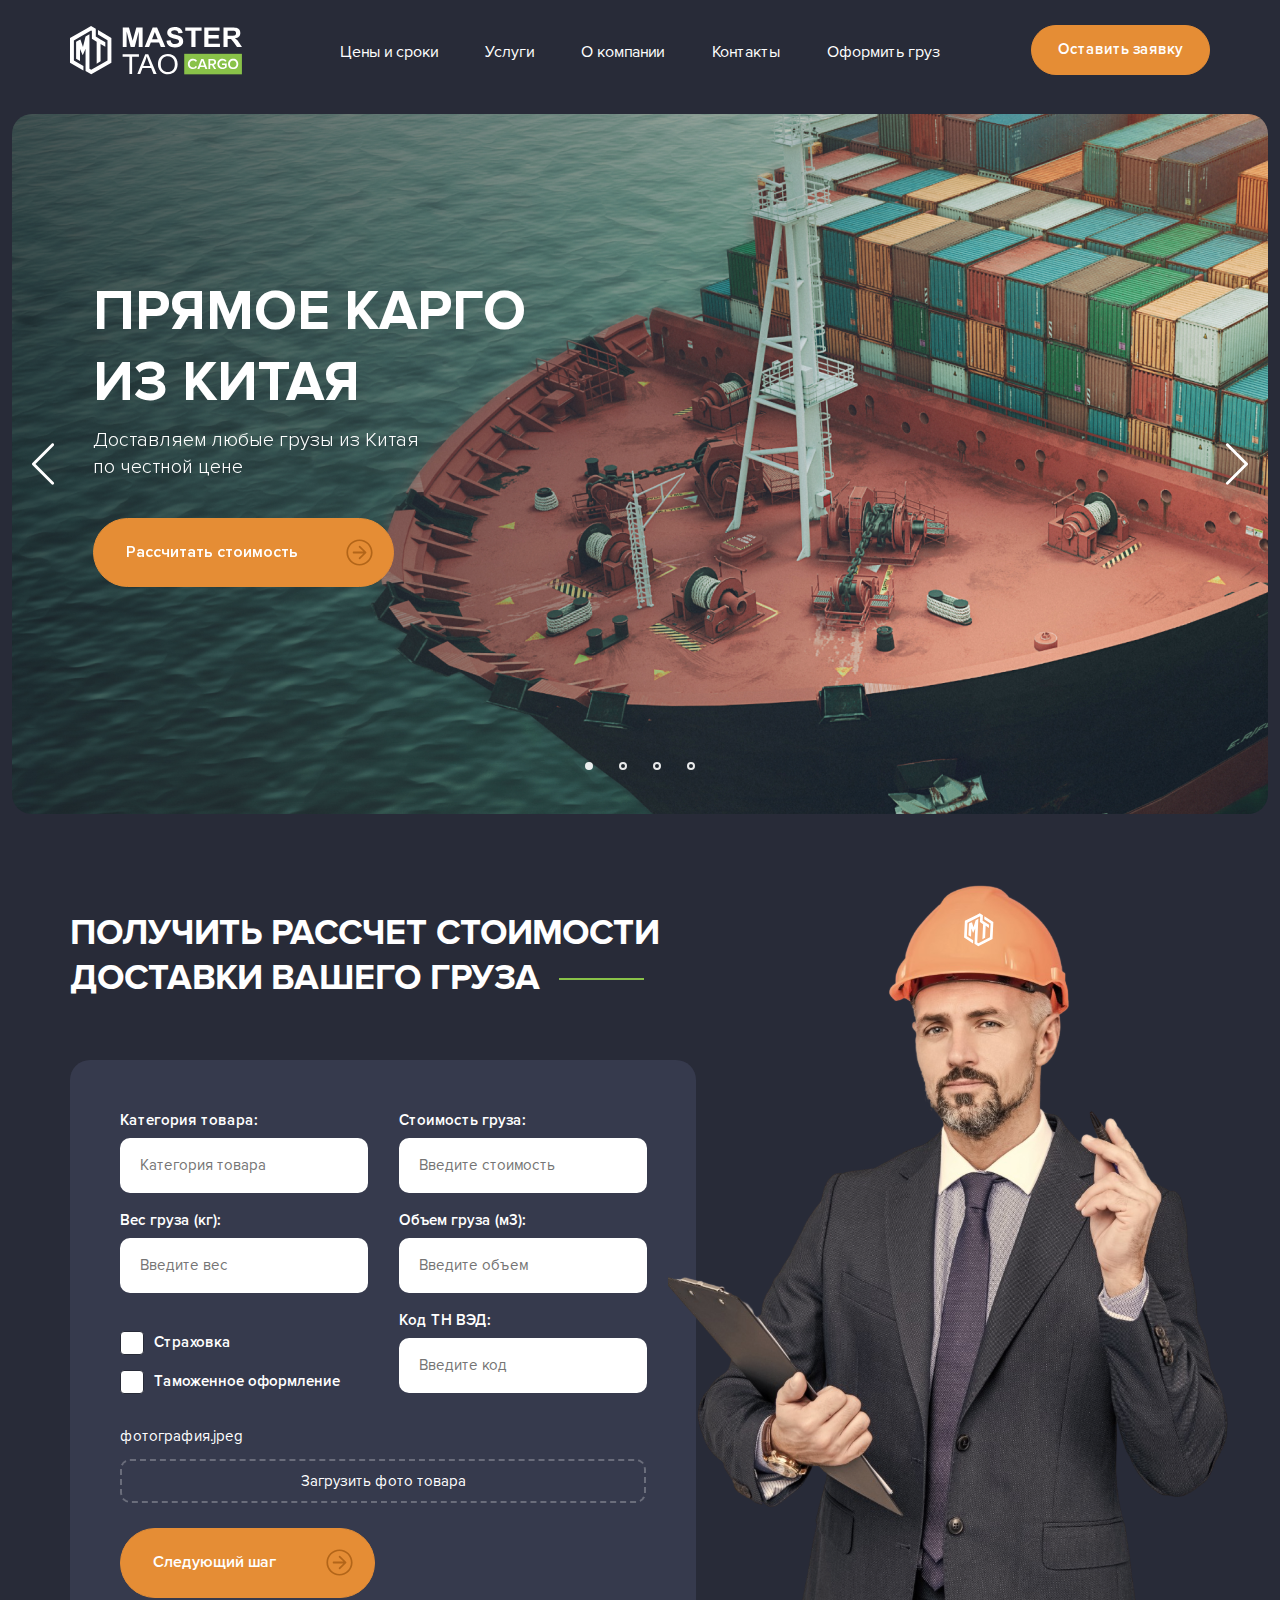
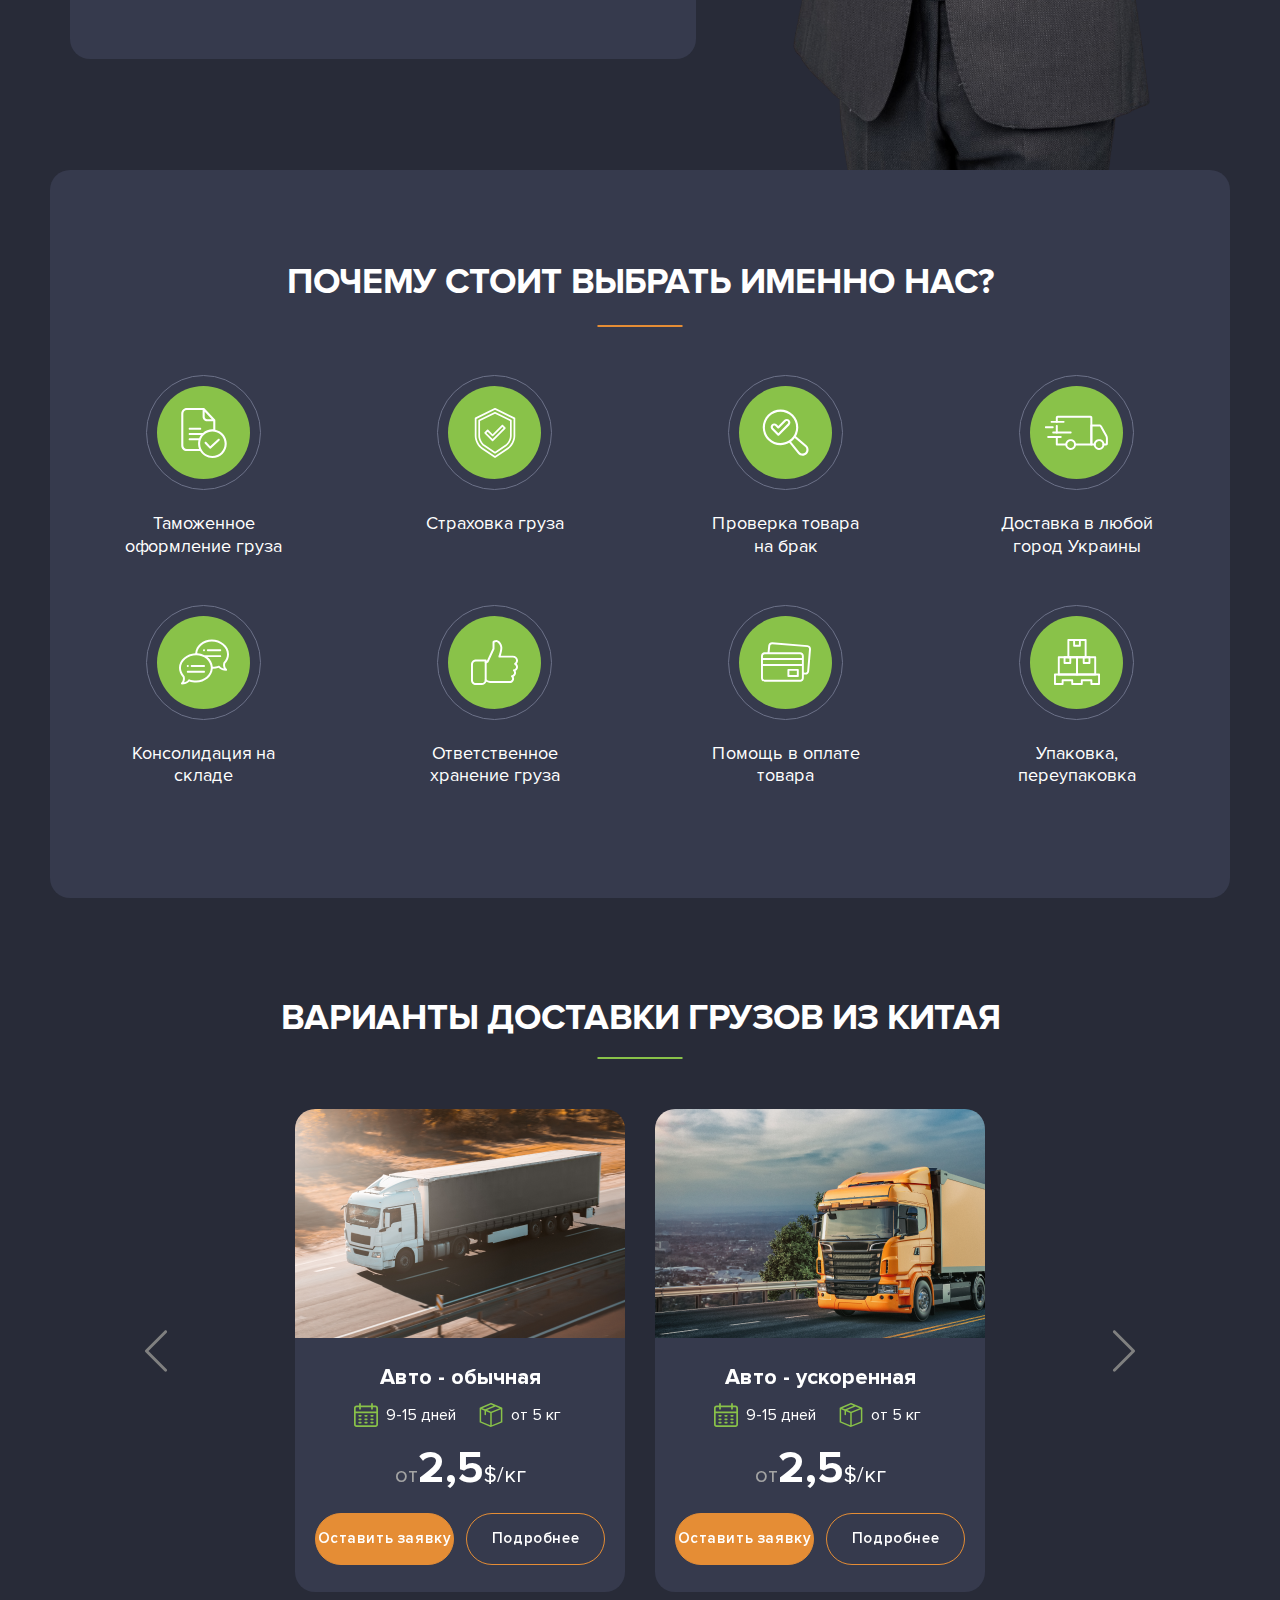
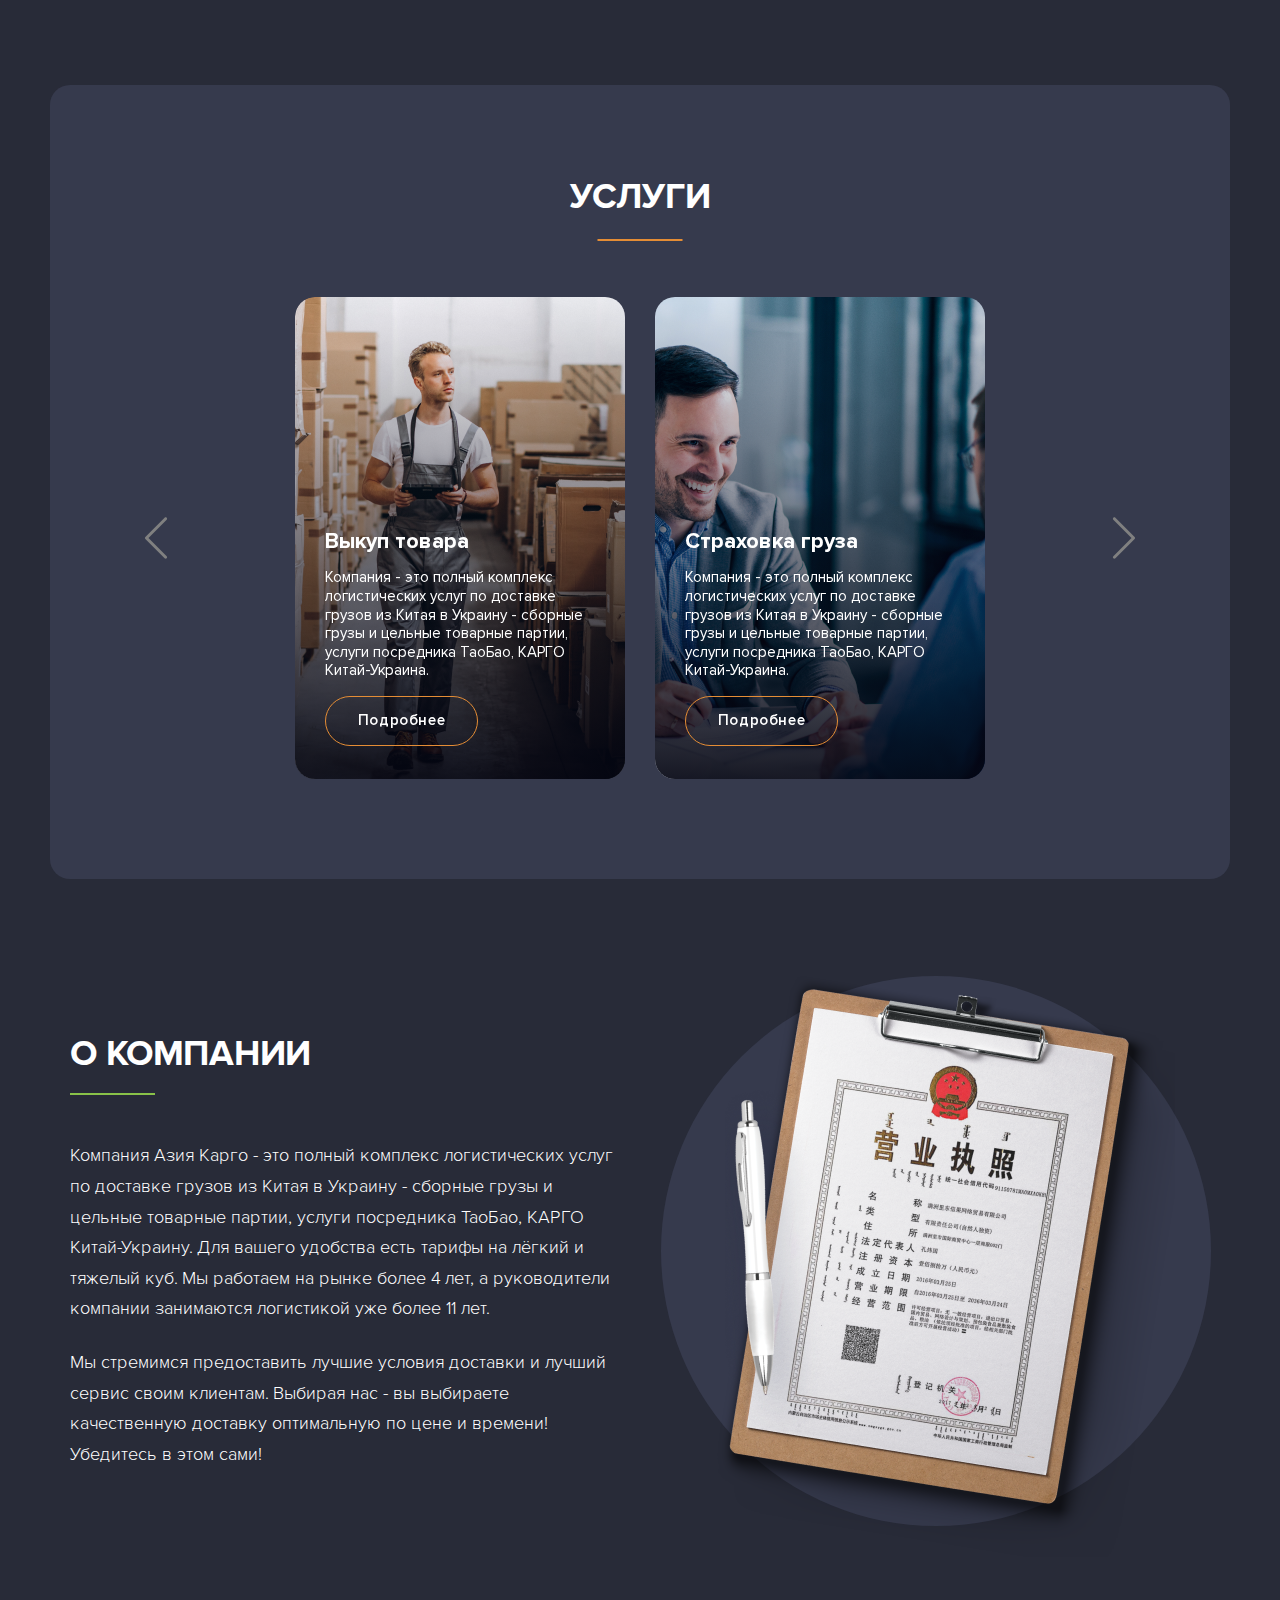
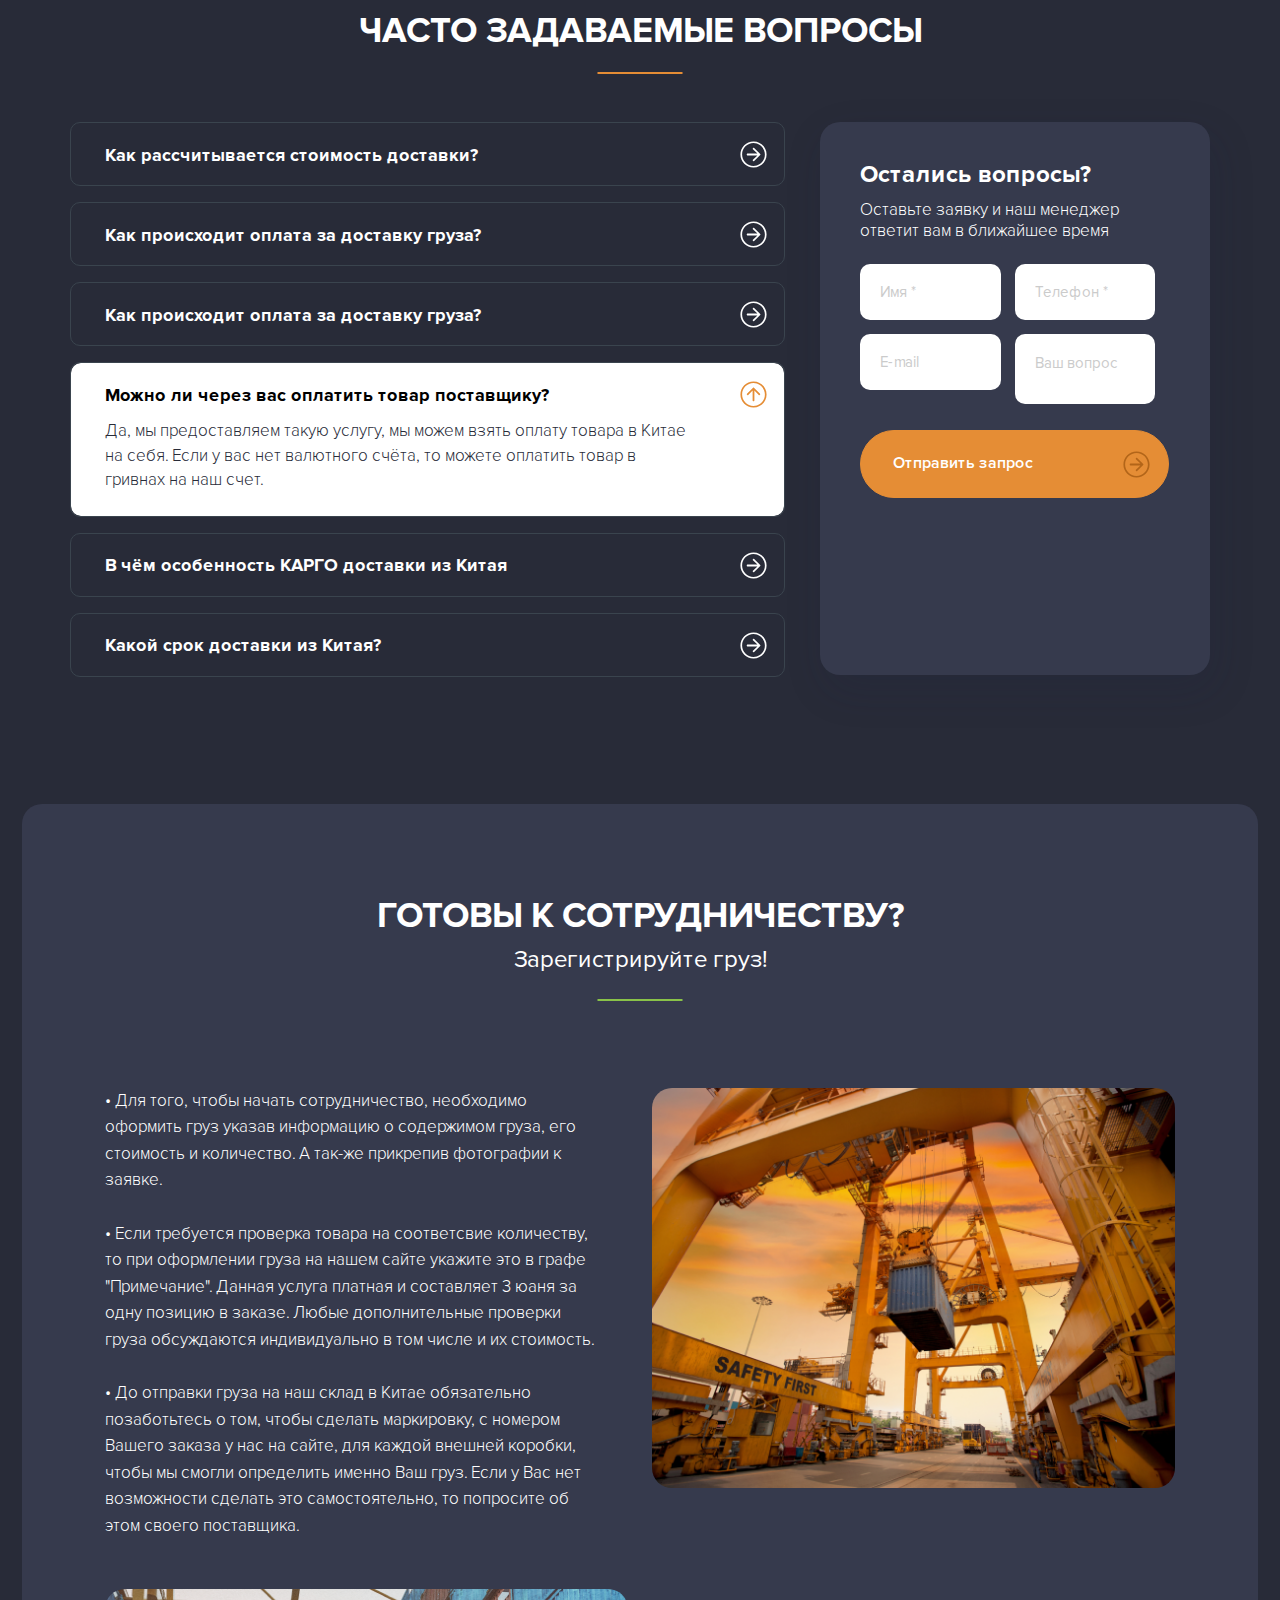
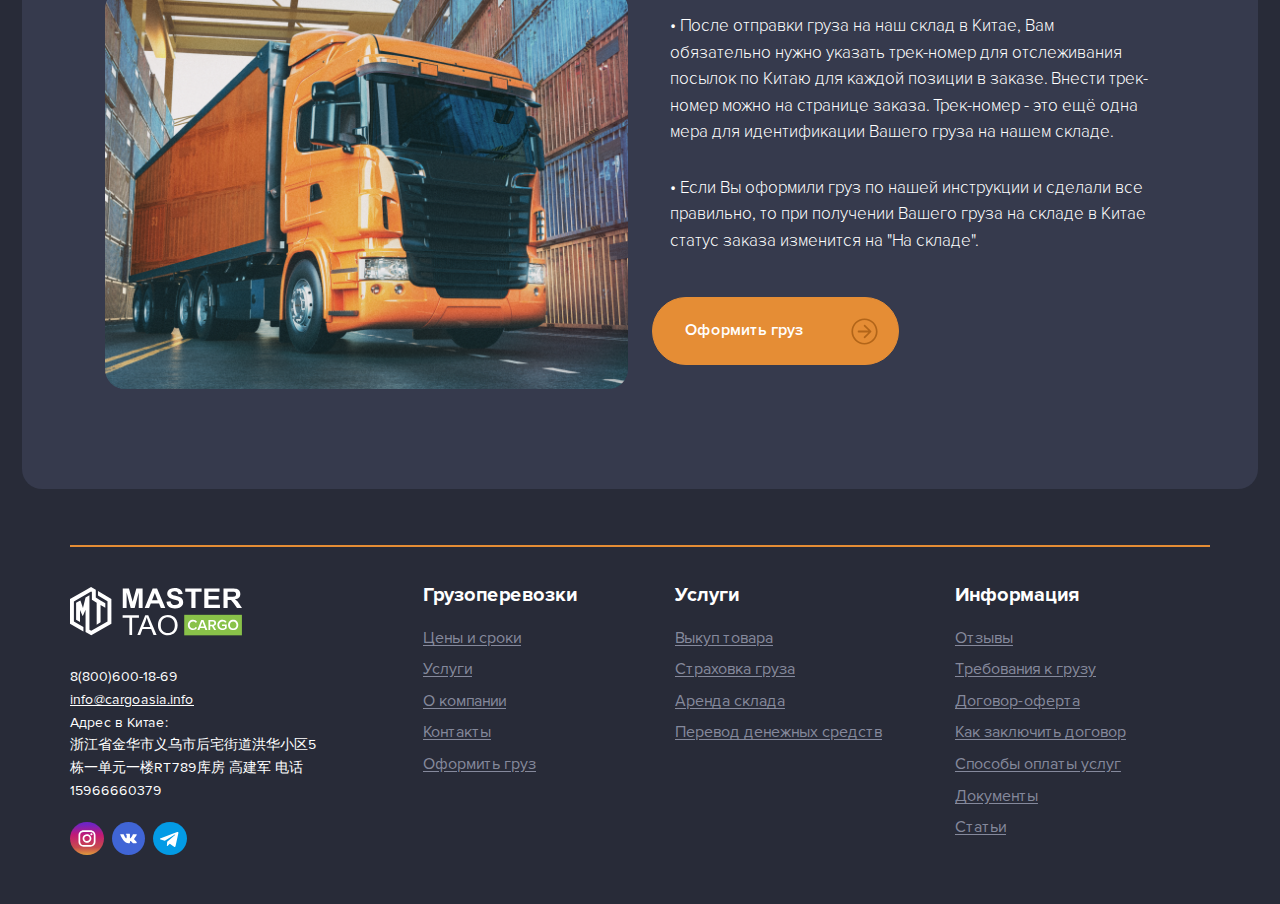
<file: index.html>
<!DOCTYPE html>
<html lang="ru">

<head>
    <meta charset="UTF-8">
    <meta name="theme-color" content="#89C249">
    <meta name="viewport" content="width=device-width,initial-scale=1">
    <link rel="shortcut icon" href="assets/img/favicon.svg">
    <title>MasterTao</title>
    <link rel="stylesheet" href="assets/css/bootstrap.min.css">
    <link rel="stylesheet" href="assets/css/hamburgers.css">
    <link rel="stylesheet" href="assets/css/jquery.fancybox.min.css">
    <link rel="stylesheet" href="assets/css/slick.css">
    <link rel="stylesheet" type="text/css" href="style.css">
</head>

<body>
    <!--<a href="markap.html" class="delete" style="position: fixed;bottom: 16px;left: 28px;">markap</a>-->

    <header>
        <nav class="navbar navbar-expand-lg">
            <div class="container">
                <a class="img-logo" href="index.html"><img src="assets/img/logo.svg" alt="logo"></a>
                <button class="hamburger hamburger--squeeze js-hamburger" type="button" data-bs-toggle="collapse" data-bs-target="#navbarSupportedContent" aria-controls="navbarSupportedContent" aria-expanded="false" aria-label="Toggle navigation">
                    <span class="hamburger-box">
              <span class="hamburger-inner"></span>
                    </span>
                </button>
                <div class="collapse navbar-collapse" id="navbarSupportedContent">
                    <ul class="navbar-nav">
                        <li class="nav-item">
                            <a class="nav-link" href="#delivery">Цены и сроки</a>
                        </li>
                        <li class="nav-item">
                            <a class="nav-link" href="#services">Услуги</a>
                        </li>
                        <li class="nav-item">
                            <a class="nav-link" href="#about-company">О компании</a>
                        </li>
                        <li class="nav-item">
                            <a class="nav-link" href="#footer">Контакты</a>
                        </li>
                        <li class="nav-item">
                            <a class="nav-link" href="#cooperation">Оформить груз</a>
                        </li>
                    </ul>
                    <form class="d-flex">
                        <a href="#" class="btn btn-primary">Оставить заявку</a>
                    </form>
                </div>
            </div>
        </nav>
    </header>

    <section class="first-screen">
        <div class="container-xxl">
            <div class="test" style="position: relative;">
                <div class="slider-box">
                    <div class="slider" style="background-image: url(assets/img/first-screen_slider1.png);">
                        <div class="container">
                            <h2 class="title-slider">Прямое КАРГО из Китая</h2>
                            <p class="subtitle">Доставляем любые грузы из Китая по честной цене</p>
                            <a href="#" class="btn btn-primary btn-lg">Рассчитать стоимость<img src="assets/img/icon-arrow-left.svg" class="icon" alt="icon"></a>
                        </div>
                    </div>
                    <div class="slider" style="background-image: url(assets/img/fisrt-screen_slider2.png);">
                        <div class="container">
                            <h2 class="title-slider">Гарантируем сроки!</h2>
                            <p class="subtitle subtitle-1">Если мы не уложимся в обозначенные сроки, доставка груза со скидкой до 90%</p>
                            <a href="#" class="btn btn-primary btn-lg">Рассчитать стоимость<img src="assets/img/icon-arrow-left.svg" class="icon" alt="icon"></a>
                        </div>
                    </div>
                    <div class="slider" style="background-image: url(assets/img/first-screen_slider3.png);">
                        <div class="container">
                            <h2 class="title-slider">Выкуп товара с ТаоБао, 1688</h2>
                            <p class="subtitle">Выкуп и доставка товаров с китайских торговых площадок.</p>
                            <a href="#" class="btn btn-primary btn-lg">Рассчитать стоимость<img src="assets/img/icon-arrow-left.svg" class="icon" alt="icon"></a>
                        </div>
                    </div>
                    <div class="slider" style="background-image: url(assets/img/first-screen_slider4.png);">
                        <div class="container">
                            <h2 class="title-slider">Экспресс авто доставка</h2>
                            <p class="subtitle">Доставка автотранспортом из Китая в Украину от 15 дней, от $0,5/кг</p>
                            <a href="#" class="btn btn-primary btn-lg">Рассчитать стоимость<img src="assets/img/icon-arrow-left.svg" class="icon" alt="icon"></a>
                        </div>
                    </div>
                </div>
                <div class="first-screen-nav">

                </div>
            </div>
        </div>
    </section>

    <div class="calculation">
        <div class="container">
            <div class="col title-calculation"><h2>Получить рассчет стоимости доставки вашего груза</h2>
            </div>
            <div class="row" style="position: relative;">
                <div class="col-lg-6 box-left_form">
                    <div class="container container-left_form">
                        <form>
                            <div class="row">
                                <div class="col-lg-6">
                                    <div class="form-parent">
                                        <label for="form-1_calculation" class="title-input">Категория товара:</label>
                                        <input type="text" id="form-1_calculation" class="custom-input" placeholder="Категория товара">
                                    </div>
                                    <div class="form-parent">
                                        <label for="form-3_calculation" class="title-input">Вес груза (кг):</label>
                                        <input type="number" id="form-3_calculation" class="custom-input" placeholder="Введите вес">
                                    </div>
                                </div>
                                <div class="col-lg-6">
                                    <div class="form-parent">
                                        <label for="form-2_calculation" class="title-input">Стоимость груза:</label>
                                        <input type="number" id="form-2_calculation" class="custom-input" placeholder="Введите стоимость">
                                    </div>
                                    <div class="form-parent">
                                        <label for="form-4_calculation" class="title-input">Объем груза (м3):</label>
                                        <input type="number" id="form-4_calculation" class="custom-input" placeholder="Введите объем">
                                    </div>
                                </div>
                            </div>

                            <div class="row">
                                <div class="col-lg-6">
                                    <div class="container-checkbox">
                                        <div class="form-parent">
                                            <input type="checkbox" id="checkbox-1" class="custom-input">
                                            <label for="checkbox-1">
                                                <a class="title-input">Страховка</a>
                                            </label>
                                        </div>
                                        <div class="form-parent">
                                            <input type="checkbox" id="checkbox-2" class="custom-input">
                                            <label for="checkbox-2">
                                                <a class="title-input">Таможенное оформление</a>
                                            </label>
                                        </div>
                                    </div>
                                </div>
                                <div class="col-lg-6">
                                    <div class="form-parent">
                                        <label for="form-5_calculation" class="title-input">Код ТН ВЭД:</label>
                                        <input type="text" id="form-5_calculation" class="custom-input" placeholder="Введите код">
                                    </div>
                                </div>
                            </div>
                            <div class="row">
                                <div class="col-12">
                                    <div class="file-name" id="file-name">фотография.jpeg</div>
                                    <label for="file-1" class="download-file">Загрузить фото товара</label>
                                    <input type="file" id="file-1">
                                </div>
                                <div class="col-lg-6">
                                    <a href="index.html" class="btn btn-primary btn-lg">
                                        Следующий шаг
                                        <img src="assets/img/icon-arrow-left.svg" class="icon" alt="icon">
                                    </a>
                                </div>
                            </div>

                        </form>
                    </div>
                </div>
                <div class="col-6">
                    <div class="container-img_calculation"><img src="assets/img/man.svg" alt="man"></div>
                </div>
            </div>
        </div>
    </div>

    <section class="advantages">
        <div class="container-xxl advantages-container">
            <div class="container">
                <div class="row">
                    <div class="col template-title-type2">
                        <h2 class="advantages-title title-default">Почему стоит выбрать именно нас?</h2>
                    </div>
                </div>
                <div class="slider-box_advantages row" id="slider-box_min1">
                    <div class="col-lg-3">
                        <div class="advantages-parent">
                            <div class="icon-img"><img src="assets/img/file-1.svg" alt="icon-1"></div>
                            <div class="advantages-subtitle">Таможенное оформление груза</div>
                        </div>
                    </div>
                    <div class="col-lg-3">
                        <div class="advantages-parent">
                            <div class="icon-img"><img src="assets/img/file-2.svg" alt="icon-2"></div>
                            <div class="advantages-subtitle">Страховка груза</div>
                        </div>
                    </div>
                    <div class="col-lg-3">
                        <div class="advantages-parent">
                            <div class="icon-img"><img src="assets/img/file-3.svg" alt="icon-3"></div>
                            <div class="advantages-subtitle">Проверка товара на брак</div>
                        </div>
                    </div>
                    <div class="col-lg-3">
                        <div class="advantages-parent">
                            <div class="icon-img"><img src="assets/img/file-4.svg" alt="icon-4"></div>
                            <div class="advantages-subtitle">Доставка в любой город Украины</div>
                        </div>
                    </div>
                    <div class="col-lg-3">
                        <div class="advantages-parent">
                            <div class="icon-img"><img src="assets/img/file-5.svg" alt="icon-5"></div>
                            <div class="advantages-subtitle">Консолидация на складе</div>
                        </div>
                    </div>
                    <div class="col-lg-3">
                        <div class="advantages-parent">
                            <div class="icon-img"><img src="assets/img/file-6.svg" alt="icon-6"></div>
                            <div class="advantages-subtitle">Ответственное хранение груза</div>
                        </div>
                    </div>
                    <div class="col-lg-3">
                        <div class="advantages-parent">
                            <div class="icon-img"><img src="assets/img/file-7.svg" alt="icon-7"></div>
                            <div class="advantages-subtitle">Помощь в оплате товара</div>
                        </div>
                    </div>
                    <div class="col-lg-3">
                        <div class="advantages-parent">
                            <div class="icon-img"><img src="assets/img/file-8.svg" alt="icon-8"></div>
                            <div class="advantages-subtitle">Упаковка, переупаковка</div>
                        </div>
                    </div>
                </div>
            </div>
        </div>
    </section>
    <section id="delivery" class="delivery">
        <div class="container-xxl">
            <div class="container">
                <div class="template-title title-default">Варианты доставки грузов из Китая</div>
                <div class="container-carousel">
                    <div class="template-slider">
                        <div class="card">
                            <div class="card-img" style="background-image: url(assets/img/delivery-img1.png);">
                            </div>
                            <div class="card-content">
                                <h4 class="card-title">Авто - обычная</h4>
                                <div class="card-description">
                                    <div class="row row-card">
                                        <div class="child-card col-6">
                                            <img src="assets/img/calendar.svg" alt="calendar">
                                            <p>9-15 дней</p>
                                        </div>
                                        <div class="child-card col-6">
                                            <img src="assets/img/box-dc-card.svg" alt="card">
                                            <p>от 5 кг</p>
                                        </div>
                                    </div>
                                    <h5 class="price-card"><span>от</span>2,5<span>$/кг</span></h5>
                                    <div class="card-button col">
                                        <a href="#" class="btn btn-primary">Оставить заявку</a>
                                        <a href="#" class="btn btn-secondary">Подробнее</a>
                                    </div>
                                </div>
                            </div>
                        </div>
                        <div class="card">
                            <div class="card-img" style="background-image: url(assets/img/delivery-img2.png);">
                            </div>
                            <div class="card-content">
                                <h4 class="card-title">Авто - ускоренная</h4>
                                <div class="card-description">
                                    <div class="row row-card">
                                        <div class="child-card col-6">
                                            <img src="assets/img/calendar.svg" alt="calendar">
                                            <p>9-15 дней</p>
                                        </div>
                                        <div class="child-card col-6">
                                            <img src="assets/img/box-dc-card.svg" alt="card">
                                            <p>от 5 кг</p>
                                        </div>
                                    </div>
                                    <h5 class="price-card"><span>от</span>2,5<span>$/кг</span></h5>
                                </div>
                                <div class="card-button col">
                                    <a href="#" class="btn btn-primary">Оставить заявку</a>
                                    <a href="#" class="btn btn-secondary">Подробнее</a>
                                </div>
                            </div>
                        </div>
                        <div class="card">
                            <div class="card-img" style="background-image: url(assets/img/delivery-img3.png)">
                            </div>
                            <div class="card-content">
                                <h4 class="card-title">Авиа</h4>
                                <div class="card-description">
                                    <div class="row row-card">
                                        <div class="child-card col-6">
                                            <img src="assets/img/calendar.svg" alt="calendar">
                                            <p>9-15 дней</p>
                                        </div>
                                        <div class="child-card col-6">
                                            <img src="assets/img/box-dc-card.svg" alt="card">
                                            <p>от 5 кг</p>
                                        </div>
                                    </div>
                                    <h5 class="price-card"><span>от</span>2,5<span>$/кг</span></h5>
                                </div>
                                <div class="card-button col">
                                    <a href="#" class="btn btn-primary">Оставить заявку</a>
                                    <a href="#" class="btn btn-secondary">Подробнее</a>
                                </div>
                            </div>
                        </div>
                        <div class="card">
                            <div class="card-img" style="background-image: url(assets/img/delivery-img4.png)">
                            </div>
                            <div class="card-content">
                                <h4 class="card-title">Ж/д</h4>
                                <div class="card-description">
                                    <div class="row row-card">
                                        <div class="child-card col-6">
                                            <img src="assets/img/calendar.svg" alt="calendar">
                                            <p>9-15 дней</p>
                                        </div>
                                        <div class="child-card col-6">
                                            <img src="assets/img/box-dc-card.svg" alt="card">
                                            <p>от 5 кг</p>
                                        </div>
                                    </div>
                                    <h5 class="price-card"><span>от</span>2,5<span>$/кг</span></h5>
                                </div>
                                <div class="card-button col">
                                    <a href="#" class="btn btn-primary">Оставить заявку</a>
                                    <a href="#" class="btn btn-secondary">Подробнее</a>
                                </div>
                            </div>
                        </div>
                        <div class="card">
                            <div class="card-img" style="background-image: url(assets/img/delivery-img5.png)">
                            </div>
                            <div class="card-content">
                                <h4 class="card-title">Море</h4>
                                <div class="card-description">
                                    <div class="row row-card">
                                        <div class="child-card col-6">
                                            <img src="assets/img/calendar.svg" alt="calendar">
                                            <p>9-15 дней</p>
                                        </div>
                                        <div class="child-card col-6">
                                            <img src="assets/img/box-dc-card.svg" alt="card">
                                            <p>от 5 кг</p>
                                        </div>
                                    </div>
                                    <h5 class="price-card"><span>от</span>2,5<span>$/кг</span></h5>
                                </div>
                                <div class="card-button col">
                                    <a href="#" class="btn btn-primary">Оставить заявку</a>
                                    <a href="#" class="btn btn-secondary">Подробнее</a>
                                </div>
                            </div>
                        </div>
                    </div>
                </div>
            </div>
        </div>
    </section>
    <div id="services" class="services">
        <div class="container-xxl services-container">
            <div class="container">
                <div class="template-title-type2">
                    <h3 class="services-title title-default">Услуги</h3>
                </div>
                <div class="container-carousel">
                    <div class="template-slider">
                        <div class="card">
                            <div class="card-img" style="background-image: url(assets/img/services-1.png);">
                            </div>
                            <div class="card-content">
                                <h4 class="card-title-default">Выкуп товара</h4>
                                <div class="card-description">
                                    <p>Компания - это полный комплекс логистических услуг по доставке грузов из Китая в Украину - сборные грузы и цельные товарные партии, услуги посредника ТаоБао, КАРГО Китай-Украина.</p>
                                    <a href="#" class="btn btn-secondary">Подробнее</a>
                                </div>
                            </div>
                        </div>
                        <div class="card">
                            <div class="card-img" style="background-image: url(assets/img/services-2.png);">
                            </div>
                            <div class="card-content">
                                <h4 class="card-title-default">Страховка груза</h4>
                                <div class="card-description">
                                    <p>Компания - это полный комплекс логистических услуг по доставке грузов из Китая в Украину - сборные грузы и цельные товарные партии, услуги посредника ТаоБао, КАРГО Китай-Украина.</p>
                                    <a href="#" class="btn btn-secondary">Подробнее</a>
                                </div>
                            </div>
                        </div>
                        <div class="card">
                            <div class="card-img" style="background-image: url(assets/img/services-3.png);">
                            </div>
                            <div class="card-content">
                                <h4 class="card-title-default">Аренда склада</h4>
                                <div class="card-description">
                                    <p>Компания - это полный комплекс логистических услуг по доставке грузов из Китая в Украину - сборные грузы и цельные товарные партии, услуги посредника ТаоБао, КАРГО Китай-Украина.</p>
                                    <a href="#" class="btn btn-secondary">Подробнее</a>
                                </div>
                            </div>
                        </div>
                        <div class="card">
                            <div class="card-img" style="background-image: url(assets/img/services-4.png);">
                            </div>
                            <div class="card-content">
                                <h4 class="card-title-default">Перевод денежных средств</h4>
                                <div class="card-description">
                                    <p>Компания - это полный комплекс логистических услуг по доставке грузов из Китая в Украину - сборные грузы и цельные товарные партии, услуги посредника ТаоБао, КАРГО Китай-Украина.</p>
                                    <a href="#" class="btn btn-secondary">Подробнее</a>
                                </div>
                            </div>
                        </div>
                    </div>
                </div>
            </div>
        </div>
    </div>
    <div id="about-company" class="about-company">
        <div class="container-xxl">
            <div class="container">
                <div class="row">
                    <div class="col-lg-6">
                        <h3 class="about-company-title template-title">О компании</h3>
                        <p class="about-company-descrition">Компания Азия Карго - это полный комплекс логистических услуг по доставке грузов из Китая в Украину
                            - сборные грузы и цельные товарные партии, услуги посредника ТаоБао, КАРГО Китай-Украину.
                            Для вашего удобства есть тарифы на лёгкий и тяжелый куб. Мы работаем на рынке более 4 лет,
                            а руководители компании занимаются логистикой уже более 11 лет.</p>

                        <p class="about-company-descrition">Мы стремимся предоставить лучшие условия доставки и лучший сервис своим клиентам.
                            Выбирая нас - вы выбираете качественную доставку оптимальную по цене и времени! Убедитесь в этом сами!</p>
                    </div>
                    <div class="col-lg-6">
                        <div class="about-company_img-container">
                            <img src="assets/img/about-company1.png" alt="about-company">
                        </div>
                    </div>
                </div>
            </div>
        </div>
    </div>

    <div class="faq">
        <div class="container-xxl">
            <div class="container">
                <div class="faq-title template-title-type2">
                    <h3 class="title-default">Часто задаваемые вопросы</h3>
                </div>
                <div class="row">
                    <div class="faq_accordion-container">
                        <div class="accordion accordion-flush" id="accordionFlushExample">
                            <div class="accordion-item">
                                <h2 class="accordion-header" id="flush-headingOne">
                            <button class="accordion-button collapsed" type="button" data-bs-toggle="collapse" data-bs-target="#flush-collapseOne" aria-expanded="false" aria-controls="flush-collapseOne">
                                Как рассчитывается стоимость доставки?
                            </button>
                          </h2>
                                <div id="flush-collapseOne" class="accordion-collapse collapse" aria-labelledby="flush-headingOne" data-bs-parent="#accordionFlushExample">
                                    <div class="accordion-body">Да, мы предоставляем такую услугу, мы можем взять оплату товара в Китае на себя. Если у вас нет валютного счёта, то можете оплатить товар в гривнах на наш счет.</div>
                                </div>
                            </div>
                            <div class="accordion-item">
                                <h2 class="accordion-header" id="flush-headingTwo">
                            <button class="accordion-button collapsed" type="button" data-bs-toggle="collapse" data-bs-target="#flush-collapseTwo" aria-expanded="false" aria-controls="flush-collapseTwo">
                                Как происходит оплата за доставку груза?
                            </button>
                          </h2>
                                <div id="flush-collapseTwo" class="accordion-collapse collapse" aria-labelledby="flush-headingTwo" data-bs-parent="#accordionFlushExample">
                                    <div class="accordion-body">Да, мы предоставляем такую услугу, мы можем взять оплату товара в Китае на себя. Если у вас нет валютного счёта, то можете оплатить товар в гривнах на наш счет.</div>
                                </div>
                            </div>
                            <div class="accordion-item">
                                <h2 class="accordion-header" id="flush-headingThree">
                              <button class="accordion-button collapsed" type="button" data-bs-toggle="collapse" data-bs-target="#flush-collapseThree" aria-expanded="false" aria-controls="flush-collapseThree">
                                Как происходит оплата за доставку груза?
                              </button>
                            </h2>
                                <div id="flush-collapseThree" class="accordion-collapse collapse" aria-labelledby="flush-headingThree" data-bs-parent="#accordionFlushExample">
                                    <div class="accordion-body">Да, мы предоставляем такую услугу, мы можем взять оплату товара в Китае на себя. Если у вас нет валютного счёта, то можете оплатить товар в гривнах на наш счет.</div>
                                </div>
                            </div>
                            <div class="accordion-item">
                                <h2 class="accordion-header" id="flush-headingFour">
                            <button class="accordion-button" type="button" data-bs-toggle="collapse" data-bs-target="#flush-collapseFour" aria-expanded="false" aria-controls="flush-collapseFour">
                                Можно ли через вас оплатить товар поставщику?
                            </button>
                          </h2>
                                <div id="flush-collapseFour" class="accordion-collapse collapse show" aria-labelledby="flush-headingFour" data-bs-parent="#accordionFlushExample">
                                    <div class="accordion-body">Да, мы предоставляем такую услугу, мы можем взять оплату товара в Китае на себя. Если у вас нет валютного счёта, то можете оплатить товар в гривнах на наш счет.</div>
                                </div>
                            </div>

                            <div class="accordion-item">
                                <h2 class="accordion-header" id="flush-headingFive">
                              <button class="accordion-button collapsed" type="button" data-bs-toggle="collapse" data-bs-target="#flush-collapseFive" aria-expanded="false" aria-controls="flush-collapseFive">
                                В чём особенность КАРГО доставки из Китая
                              </button>
                            </h2>
                                <div id="flush-collapseFive" class="accordion-collapse collapse" aria-labelledby="flush-headingFive" data-bs-parent="#accordionFlushExample">
                                    <div class="accordion-body">Да, мы предоставляем такую услугу, мы можем взять оплату товара в Китае на себя. Если у вас нет валютного счёта, то можете оплатить товар в гривнах на наш счет.</div>
                                </div>
                            </div>
                            <div class="accordion-item">
                                <h2 class="accordion-header" id="flush-headingsix">
                              <button class="accordion-button collapsed" type="button" data-bs-toggle="collapse" data-bs-target="#flush-collapsesix" aria-expanded="false" aria-controls="flush-collapsesix">
                                Какой срок доставки из Китая?
                              </button>
                            </h2>
                                <div id="flush-collapsesix" class="accordion-collapse collapse" aria-labelledby="flush-headingsix" data-bs-parent="#accordionFlushExample">
                                    <div class="accordion-body">Да, мы предоставляем такую услугу, мы можем взять оплату товара в Китае на себя. Если у вас нет валютного счёта, то можете оплатить товар в гривнах на наш счет.</div>
                                </div>
                            </div>
                        </div>
                    </div>
                    <div class="col-lg">
                        <div class="faq-card">
                            <form class="questions-card">
                                <h3 class="title-card">Остались вопросы?</h3>
                                <p class="descrition-card">Оставьте заявку и наш менеджер ответит вам в ближайшее время</p>
                                <div class="input-parent row">
                                    <div class="input-child row">
                                        <input type="text" placeholder="Имя *" id="info-name">
                                    </div>
                                    <div class="input-child row">
                                        <input type="text" placeholder="Телефон *" id="info-Telephone">
                                    </div>
                                    <div class="input-child row">
                                        <input type="text" placeholder="E-mail" id="info-E-mail">
                                    </div>
                                    <div class="input-child row">
                                        <textarea placeholder="Ваш вопрос" id="yourquestion"></textarea>
                                    </div>

                                    <a href="#" class="btn btn-primary btn-lg"><h4>Отправить запрос</h4><img src="assets/img/icon-arrow-left.svg" class="icon" alt="icon"></a>
                                </div>
                            </form>
                        </div>
                    </div>
                </div>
            </div>
        </div>
    </div>

    <div id="cooperation" class="cooperation">
        <div class="container-xxl">
            <div class="cooperation-container">
                <div class="container">
                    <div class="template-title title-default">
                        <h3>Готовы к сотрудничеству?</h3>
                        <p>Зарегистрируйте груз!</p>
                    </div>

                    <div class="flex-row-reverse row">
                        <div class="col-lg-6">
                            <div class="container-img" style="background-image: url(assets/img/cooperation-1.png);"></div>
                        </div>
                        <div class="col-lg-6">
                            <div class="cooperation-content row">
                                <p>• Для того, чтобы начать сотрудничество, необходимо оформить груз указав информацию о содержимом груза, его стоимость и количество. А так-же прикрепив фотографии к заявке.</p>
                                <p>• Если требуется проверка товара на соответсвие количеству, то при оформлении груза на нашем сайте укажите это в графе "Примечание". Данная услуга платная и составляет 3 юаня за одну позицию в заказе. Любые дополнительные проверки груза обсуждаются индивидуально в том числе и их стоимость.</p>
                                <p>• До отправки груза на наш склад в Китае обязательно позаботьтесь о том, чтобы сделать маркировку, с номером Вашего заказа у нас на сайте, для каждой внешней коробки, чтобы мы смогли определить именно Ваш груз. Если у Вас нет возможности сделать это самостоятельно, то попросите об этом своего поставщика.</p>
                            </div>
                        </div>
                    </div>
                    <div class="row">
                        <div class="col-lg-6">
                            <div class="container-img" style="background-image: url(assets/img/cooperation-2.png);"></div>
                        </div>
                        <div class="col-lg-6">
                            <div class="cooperation-content row">
                                <p>• После отправки груза на наш склад в Китае, Вам обязательно нужно указать трек-номер для отслеживания посылок по Китаю для каждой позиции в заказе. Внести трек-номер можно на странице заказа. Трек-номер - это ещё одна мера для идентификации Вашего груза на нашем складе.</p>
                                <p>• Если Вы оформили груз по нашей инструкции и сделали все правильно, то при получении Вашего груза на складе в Китае статус заказа изменится на "На складе".</p>
                            </div>

                            <div class="cooperation-btn_container">
                                <a href="index.html" class="btn btn-primary btn-lg">Оформить груз<img src="assets/img/icon-arrow-left.svg" class="icon" alt="icon"></a>
                            </div>
                        </div>
                    </div>
                </div>
            </div>
        </div>
    </div>
    <footer id="footer">
        <div class="container-xxl">
            <div class="container">
                <div class="row">
                    <div class="template-footer"></div>
                    <div class="col-lg-3">
                        <a class="img-logo" href="index.html"><img src="assets/img/logo.svg" alt="logo"></a>

                        <div class="footer-container_main">
                            <p>8(800)600-18-69</p>
                            <a>info@cargoasia.info</a>
                            <p>Адрес в Китае:</p>
                            <p>浙江省金华市义乌市后宅街道洪华小区5 栋一单元一楼RT789库房 高建军 电话</p>
                            <p>15966660379</p>
                        </div>
                        <div class="nav-img">
                            <a href="#" class="nav-icon">
							<img src="assets/img/instagram-footer.svg" alt="instagram">
						</a>
                            <a href="#" class="nav-icon">
							<img src="assets/img/vkontakte-footer.svg" alt="vkontakte">
						</a>
                            <a href="#" class="nav-icon">
							<img src="assets/img/telegram-footer.svg" alt="telegram">
						</a>
                        </div>
                    </div>
                    <div class="col-9 row description-container">
                        <div class="col-4">
                            <h4 class="footer-title">
							Грузоперевозки
						</h4>
                            <div class="row">
                                <a href="#delivery">Цены и сроки</a>
                                <a href="#services">Услуги</a>
                                <a href="#about-company">О компании</a>
                                <a href="#footer">Контакты</a>
                                <a href="#cooperation">Оформить груз</a>
                            </div>
                        </div>
                        <div class="col-4">
                            <h4 class="footer-title">
							Услуги
						</h4>
                            <div class="row">
                                <a href="#services">Выкуп товара</a>
                                <a href="#services">Страховка груза</a>
                                <a href="#services">Аренда склада</a>
                                <a href="#services">Перевод денежных средств</a>
                            </div>
                        </div>
                        <div class="col-4">
                            <h4 class="footer-title">
							Информация
						</h4>
                            <div class="row">
                                <a href="#">Отзывы</a>
                                <a href="#">Требования к грузу</a>
                                <a href="#">Договор-оферта</a>
                                <a href="#">Как заключить договор</a>
                                <a href="#">Способы оплаты услуг</a>
                                <a href="#">Документы</a>
                                <a href="#">Статьи</a>
                            </div>
                        </div>
                    </div>
                </div>
            </div>
        </div>
    </footer>
    <script src="assets/js/jquery-3.7.1.min.js"></script>
    <script src="assets/js/bootstrap.bundle.min.js"></script>
    <script src="assets/js/jquery.fancybox.min.js"></script>
    <script src="assets/js/slick.min.js"></script>
    <script src="assets/js/custom.js"></script>
</body>

</html>
</file>
<file: assets/css/hamburgers.css>

</file>
<file: style.css>
@charset "UTF-8";
/*
Theme Name: CustomTheme
Theme URI: https://wordpress.org/themes/CustomTheme/
Author: the Rost team
Author URI: http://rost.com.ua/
Description: CustomTheme brings your site to life with immersive featured images and subtle animations. Our default theme works great in many languages, for any abilities, and on any device.
Version: 1.0
License: GNU General Public License v2 or later
License URI: http://www.gnu.org/licenses/gpl-2.0.html
Text Domain: CustomTheme
Tags: custom-colors, custom-header, custom-menu, custom-logo, editor-style, featured-images, footer-widgets, post-formats
This theme, like WordPress, is licensed under the GPL.
Use it to make something cool, have fun, and share what you've learned with others.
*/
@font-face {
  font-family: "ProximaNova";
  src: url("./assets/fonts/ProximaNova-Light.ttf") format("truetype");
  font-weight: 300;
  font-style: normal;
  font-display: swap;
}
@font-face {
  font-family: "ProximaNova";
  src: url("./assets/fonts/ProximaNova-Regular.ttf") format("truetype");
  font-weight: 400;
  font-style: normal;
  font-display: swap;
}
@font-face {
  font-family: "ProximaNova";
  src: url("./assets/fonts/ProximaNova-Semibold.ttf") format("truetype");
  font-weight: 600;
  font-style: normal;
  font-display: swap;
}
@font-face {
  font-family: "ProximaNova";
  src: url("./assets/fonts/ProximaNova-Bold.ttf") format("truetype");
  font-weight: 700;
  font-style: normal;
  font-display: swap;
}
/*@import "sass/markap";*/
::selection {
  color: #fff;
  background-color: #89C249;
}

body {
  background-color: #282B38;
  color: #fff;
  font-family: "ProximaNova";
}

a {
  color: #E58D35;
}
a:hover {
  color: #E58D35;
  text-decoration: none;
}

h1,
h2,
h3,
h4,
h5,
h6,
.h1,
.h2,
.h3,
.h4,
.h5,
.h6 {
  font-weight: 700;
  line-height: 126%;
}

h1,
.h1 {
  font-size: 56px;
}

h2,
.h2 {
  font-size: 36px;
}

h3,
.h3 {
  font-size: 24px;
}

h4,
.h4 {
  font-size: 22px;
}

h5,
.h5 {
  font-size: 20px;
}

h6,
.h6 {
  font-size: 18px;
}

ol {
  counter-reset: li;
}
ol li {
  list-style: none;
}
ol li:not([class]):before {
  content: counter(li, decimal) ".";
  counter-increment: li;
  color: #89C249;
  margin-right: 12px;
  font-weight: 600;
  font-size: 18px;
}

ul li {
  list-style: none;
}
ul li:not([class]):before {
  content: "";
  background-color: #89C249;
  margin-right: 12px;
  width: 8px;
  height: 8px;
  border-radius: 50%;
  display: inline-block;
}

.container {
  max-width: 1170px;
  padding-right: 15px;
  padding-left: 15px;
  margin-right: auto;
  margin-left: auto;
}

.container-xxl {
  max-width: 1850px; /*or 1820px???? =)*/
}

.wf-300 {
  font-weight: 300;
}

.wf-400 {
  font-weight: 400;
}

.wf-600 {
  font-weight: 600;
}

.wf-700 {
  font-weight: 700;
}

.check-button {
  margin-bottom: 6px;
  padding-left: 2px;
}

/*scss*/
[type=checkbox],
[type=radio] {
  display: none;
}
[type=checkbox]:checked + label:before,
[type=radio]:checked + label:before {
  content: "";
  background: url("data:image/svg+xml,%3Csvg xmlns='http://www.w3.org/2000/svg' width='12' height='12' viewBox='0 0 12 12' fill='none'%3E%3Cpath d='M4.31726 10.3171C4.07378 10.3171 3.83005 10.2243 3.64431 10.0384L0.278815 6.67291C-0.0929384 6.30116 -0.0929384 5.69853 0.278815 5.32677C0.650569 4.95502 1.2532 4.95502 1.62495 5.32677L4.31726 8.01907L10.3751 1.96139C10.7468 1.58975 11.3496 1.58964 11.7211 1.96139C12.0929 2.33314 12.0929 2.93591 11.7211 3.30753L4.99034 10.0384C4.80446 10.2242 4.56084 10.3171 4.31726 10.3171Z' fill='%23282B38'/%3E%3C/svg%3E") center no-repeat #fff;
}
[type=checkbox] + label,
[type=radio] + label {
  display: flex;
  align-items: center;
  cursor: pointer;
}
[type=checkbox] + label:before,
[type=radio] + label:before {
  content: "";
  display: block;
  background-color: #FFFFFF;
  border: 1px solid #282B38;
  border-radius: 4px;
  width: 28px;
  height: 24px;
  margin-right: 10px;
}
[type=checkbox] + label:hover::before,
[type=radio] + label:hover::before {
  border: 1px solid #E58D35;
}

[type=radio]:checked + label:before {
  content: "•";
  background: #fff;
  font-size: 40px;
  line-height: 21px;
  color: #282B38;
  text-align: center;
}
[type=radio] + label:before {
  border-radius: 50%;
}

.btn {
  font-weight: 600;
  font-size: 15px;
  line-height: 146%;
  border-radius: 90px;
  padding: 13px 17px;
  display: inline-flex;
  align-items: center;
  letter-spacing: 0.6px;
}
.btn:hover .icon {
  filter: invert(100%) sepia(0%) saturate(0%) hue-rotate(49deg) brightness(180%) contrast(101%);
}
.btn:focus-visible {
  box-shadow: none;
}
.btn:focus {
  box-shadow: none;
}

.btn-primary {
  background-color: #E58D35;
  border-color: #E58D35;
}
.btn-primary:hover, .btn-primary:active, .btn-primary:focus {
  background-color: #89C249;
  border-color: #89C249;
}

.btn-secondary {
  background-color: transparent;
  border-color: #E58D35;
}
.btn-secondary:hover, .btn-secondary:active, .btn-secondary:focus {
  background-color: #89C249;
  border-color: #89C249;
}

.btn-lg {
  padding: 19.6px 34px;
  font-size: 16px;
}
.btn-lg .icon {
  margin: 0 -14px 0 47px;
  width: 27px;
  height: 27px;
  transition: 0.3s;
}

/*scroll*/
.scroll {
  height: 300px;
  overflow: auto;
}

.scroll-x::-webkit-scrollbar-thumb {
  background-color: #E58D35;
  border-radius: 5px;
}

.scroll-x::-webkit-scrollbar {
  height: 3px;
  background-color: #fff;
  border: 0px solid #fff;
  border-radius: 5px;
}

.scroll::-webkit-scrollbar {
  margin: 5px;
  width: 7px;
  border-radius: 5px;
}

.scroll::-webkit-scrollbar-thumb {
  background-color: #E58D35;
  background-clip: padding-box;
  border: 0px solid #fff;
  border-radius: 5px;
}
.scroll::-webkit-scrollbar-thumb:hover {
  background-color: #E58D35;
  cursor: pointer;
}

.scroll::-webkit-scrollbar-track {
  border-radius: 5px;
  background-color: #fff;
  cursor: pointer;
}

.scroll::-webkit-scrollbar-corner {
  margin-right: 10px;
}

::-webkit-scrollbar-button {
  background-color: transparent;
  display: none;
}

/* IE */
.scroll {
  scrollbar-face-color: #E58D35;
  scrollbar-shadow-color: #fff;
  scrollbar-highlight-color: #fff;
}

/* FireFox */
.scroll {
  scrollbar-color: #E58D35 #fff;
  padding-right: 15px;
}

.scroll {
  overflow: auto;
}

.scroll-heidden::-webkit-scrollbar {
  width: 0px;
}

.slick-track {
  display: flex;
}

.slick-arrow {
  font-size: 0;
  width: 92px;
  height: 92px;
  border: none;
  background: center no-repeat transparent;
  background-image: url("data:image/svg+xml,%3Csvg width='24' height='42' viewBox='0 0 24 42' fill='none' xmlns='http://www.w3.org/2000/svg'%3E%3Cpath d='M3.40237 41.2538C3.1171 41.5391 2.76051 41.6817 2.36827 41.6817C1.97602 41.6817 1.61943 41.5391 1.33416 41.2538C0.763614 40.6833 0.763614 39.7561 1.33416 39.1856L19.5202 20.9996L1.33416 2.81351C0.763614 2.24296 0.763614 1.31583 1.33416 0.74529C1.9047 0.174747 2.83183 0.174747 3.40237 0.74529L22.6225 19.9654C23.1931 20.536 23.1931 21.4631 22.6225 22.0337L3.40237 41.2538Z' fill='%23ffffff'/%3E%3C/svg%3E%0A");
}
.slick-arrow:hover {
  background-image: url("data:image/svg+xml,%3Csvg width='24' height='42' viewBox='0 0 24 42' fill='none' xmlns='http://www.w3.org/2000/svg'%3E%3Cpath d='M3.40237 41.2538C3.1171 41.5391 2.76051 41.6817 2.36827 41.6817C1.97602 41.6817 1.61943 41.5391 1.33416 41.2538C0.763614 40.6833 0.763614 39.7561 1.33416 39.1856L19.5202 20.9996L1.33416 2.81351C0.763614 2.24296 0.763614 1.31583 1.33416 0.74529C1.9047 0.174747 2.83183 0.174747 3.40237 0.74529L22.6225 19.9654C23.1931 20.536 23.1931 21.4631 22.6225 22.0337L3.40237 41.2538V41.2538Z' fill='%2389C249'/%3E%3C/svg%3E%0A");
}
.slick-arrow.slick-prev {
  transform: rotate(180deg);
}

.slick-dots {
  display: flex;
  justify-content: center;
}

ul.slick-dots {
  padding: 0;
  margin: 0;
}
ul.slick-dots > li {
  margin: 0 13px;
  height: 8px;
  font-size: 0;
}
ul.slick-dots > li:before {
  display: none;
}
ul.slick-dots > li.slick-active button {
  background-color: #fff;
}
ul.slick-dots button {
  font-size: 0;
  padding: 0px;
  border-radius: 50%;
  opacity: 0.9;
  border: 2px solid #FFFFFF;
  width: 8px;
  height: 8px;
  background: transparent;
  outline: none;
}

section {
  margin-top: 0;
  margin-left: auto;
  margin-right: auto;
  margin-bottom: 100px;
  max-width: 1920px;
}
section.container-fluid {
  padding: 90px 85px 100px;
  position: relative;
}
section.container-fluid:before {
  content: "";
  border-radius: 20px;
  position: absolute;
  left: 42px;
  right: 42px;
  top: 0;
  height: 100%;
  background-color: #363A4D;
  z-index: -1;
}

.template-title {
  text-align: center;
  position: relative;
  padding-bottom: 19px;
  margin-bottom: 50px;
  /*type 3*/
}
.template-title h2 {
  line-height: 124.5%;
  text-transform: uppercase;
  margin-bottom: 6px;
}
.template-title h3 {
  font-weight: 300;
  font-size: 24px;
  line-height: 1.25;
}
.template-title:after {
  content: "";
  position: absolute;
  left: 50%;
  top: calc(100% - 2px);
  transform: translate(-50%, 0);
  width: 85px;
  height: 2px;
  background-color: #89C249;
}
.template-title.col-lg-7 {
  margin-bottom: 35px;
}
.template-title.col-lg-7 h2:after {
  content: "";
  position: static;
  display: inline-block;
  width: 85px;
  height: 2px;
  margin: 10px 10px 10px 19px;
  background-color: #89C249;
}

.template-title-type2 {
  margin-bottom: 50px;
}

.template-title-type2::after {
  content: "";
  position: absolute;
  display: inline-block;
  height: 2px;
  max-width: 85px;
  width: 100%;
  left: 50%;
  transform: translate(-50%, 0);
  margin: 0;
  background-color: #E58D35;
}

.input-column {
  width: 100%;
}

.input-box {
  margin-bottom: 19px;
  display: flex;
  flex-direction: column;
  align-items: flex-start;
  position: relative;
}
.input-box label {
  font-weight: 600;
  font-size: 15px;
  line-height: 126%;
  margin-top: 1px;
  margin-bottom: 6px;
}
.input-box input {
  border-radius: 10px;
  padding: 17px 20px;
  font-size: 14px;
  min-height: 56px;
  border: none;
  transition: 0.2s;
  width: 100%;
}
.input-box input:focus-visible {
  outline: none;
}
.input-box input:hover {
  box-shadow: 0px 0px 4px 2px #E58D35;
}
.input-box input:focus {
  box-shadow: 0px 0px 4px 2px #89C249;
}
.input-box input::placeholder {
  color: #CBCBCB;
}

/*for-form*/
.padding {
  padding-top: 21px; /*для .input-column */
}

.has-checkbox {
  margin-bottom: 8px; /*для input-box*/
}

.title-default {
  text-align: center;
  font-size: 36px;
  font-weight: 700;
  line-height: 124.5%;
  text-transform: uppercase;
}

.delivery .slick-prev, .services .slick-prev {
  transform: translate(-113px, -50%) rotate(180deg);
  position: absolute;
  top: 50%;
  filter: brightness(0.5);
}
.delivery .slick-prev:hover, .services .slick-prev:hover {
  filter: brightness(1);
}
.delivery .slick-next, .services .slick-next {
  transform: translate(113px, -50%);
  right: 0;
  position: absolute;
  top: 50%;
  filter: brightness(0.5);
}
.delivery .slick-next:hover, .services .slick-next:hover {
  filter: brightness(1);
}

.container-carousel {
  position: relative;
}

.card-title-default {
  margin-bottom: 13px;
}

.accordion-button:not(.collapsed)::after {
  background-image: url("data:image/svg+xml,%3csvg xmlns='http://www.w3.org/2000/svg' viewBox='0 0 16 16' fill='%23212529'%3e%3cpath fill-rule='evenodd' d='M1.646 4.646a.5.5 0 0 1 .708 0L8 10.293l5.646-5.647a.5.5 0 0 1 .708.708l-6 6a.5.5 0 0 1-.708 0l-6-6a.5.5 0 0 1 0-.708z'/%3e%3c/svg%3e");
  transform: rotate(-180deg);
}

.accordion-button:not(.collapsed) {
  background-color: white;
}

/*!
 * Hamburgers
 * @description Tasty CSS-animated hamburgers
 * @author Jonathan Suh @jonsuh
 * @site https://jonsuh.com/hamburgers
 * @link https://github.com/jonsuh/hamburgers
 */
.hamburger {
  padding: 0;
  display: inline-block;
  cursor: pointer;
  transition-property: opacity, filter;
  transition-duration: 0.15s;
  transition-timing-function: linear;
  font: inherit;
  color: inherit;
  text-transform: none;
  background-color: transparent;
  border: 0;
  margin: 0;
  overflow: visible;
}
.hamburger:hover {
  opacity: 0.7;
}
.hamburger.is-active:hover {
  opacity: 0.7;
}
.hamburger.is-active .hamburger-inner,
.hamburger.is-active .hamburger-inner::before,
.hamburger.is-active .hamburger-inner::after {
  background-color: #fff;
}

.hamburger-box {
  width: 40px;
  height: 24px;
  display: inline-block;
  position: relative;
}

.hamburger-inner {
  display: block;
  top: 50%;
  margin-top: -2px;
}
.hamburger-inner, .hamburger-inner::before, .hamburger-inner::after {
  width: 40px;
  height: 4px;
  background-color: #fff;
  border-radius: 4px;
  position: absolute;
  transition-property: transform;
  transition-duration: 0.15s;
  transition-timing-function: ease;
}
.hamburger-inner::before, .hamburger-inner::after {
  content: "";
  display: block;
}
.hamburger-inner::before {
  top: -11px;
}
.hamburger-inner::after {
  bottom: -10px;
}

/*
 * Squeeze
 */
.hamburger--squeeze .hamburger-inner {
  transition-duration: 0.075s;
  transition-timing-function: cubic-bezier(0.55, 0.055, 0.675, 0.19);
}
.hamburger--squeeze .hamburger-inner::before {
  transition: top 0.075s 0.12s ease, opacity 0.075s ease;
}
.hamburger--squeeze .hamburger-inner::after {
  transition: bottom 0.075s 0.12s ease, transform 0.075s cubic-bezier(0.55, 0.055, 0.675, 0.19);
}
.hamburger--squeeze.is-active .hamburger-inner {
  transform: rotate(45deg);
  transition-delay: 0.12s;
  transition-timing-function: cubic-bezier(0.215, 0.61, 0.355, 1);
}
.hamburger--squeeze.is-active .hamburger-inner::before {
  top: 0;
  opacity: 0;
  transition: top 0.075s ease, opacity 0.075s 0.12s ease;
}
.hamburger--squeeze.is-active .hamburger-inner::after {
  bottom: 0;
  transform: rotate(-90deg);
  transition: bottom 0.075s ease, transform 0.075s 0.12s cubic-bezier(0.215, 0.61, 0.355, 1);
}

header .navbar {
  margin: auto;
  max-width: 1140px;
  height: 100%;
  margin-top: 25px;
  margin-bottom: 39px;
  padding: 0;
}
header .navbar .container {
  padding: 0;
}
header .navbar .container .hamburger {
  display: none;
}
header .navbar .container .navbar-collapse {
  justify-content: space-between;
  max-width: 890px;
}
header .navbar .container .navbar-collapse .navbar-nav {
  text-align: center;
  max-width: 640px;
  width: 100%;
  gap: 8px;
}
header .navbar .container .navbar-collapse .navbar-nav .nav-item {
  margin: auto;
  margin-top: 16px;
  margin-bottom: 11px;
}
header .navbar .container .navbar-collapse .navbar-nav .nav-item .nav-link {
  color: #FFF;
  font-family: ProximaNova;
  font-weight: 400;
  font-size: 16px;
  line-height: 146%;
  padding: 0;
}
header .navbar .container .navbar-collapse .navbar-nav .nav-item .nav-link:hover {
  color: #89C249;
}
header .navbar .container .navbar-collapse .d-flex {
  text-align: center;
}
header .navbar .container .navbar-collapse .d-flex .btn {
  display: block;
}

body {
  overflow-x: hidden;
}

.first-screen {
  margin-bottom: 97px;
}
.first-screen .container-xxl {
  width: 100%;
  max-width: 1820px;
}
.first-screen .container-xxl .container .title-slider {
  margin-top: 163px;
  max-width: 463px;
  font-size: 56px;
  font-weight: 700;
  text-transform: uppercase;
  line-height: 126%;
  margin-bottom: 0;
}
.first-screen .container-xxl .container .subtitle {
  max-width: 345px;
  margin-bottom: 42px;
  font-size: 20px;
  font-weight: 300;
  height: 54px;
  margin-top: 9px;
  margin-bottom: 37px;
  line-height: 135.5%;
}
.first-screen .container-xxl .container .subtitle-1 {
  max-width: 446px;
}
.first-screen .container-xxl .container .btn {
  margin-bottom: 228px;
  letter-spacing: normal;
  padding-left: 32px;
}
.first-screen .container-xxl .container .btn .icon {
  margin: 0 -14px 0 48px;
}
.first-screen .container-xxl .first-screen-nav {
  justify-content: space-between;
  display: flex;
  position: absolute;
  max-width: 1538px;
  width: 100%;
  top: 50%;
  left: 50%;
  padding: 0 8px;
  transform: translate(-50%, -50%);
}
.first-screen .container-xxl .first-screen-nav .slick-arrow {
  width: 46px;
  height: 46px;
}
.first-screen .container-xxl .slick-dots {
  display: flex;
  justify-content: center;
  position: absolute;
  bottom: 44px;
  left: 50%;
  transform: translate(-50%, 0px);
}
.first-screen .container-xxl .slider {
  border-radius: 20px;
  max-width: 1820px;
  width: 100%;
  height: 700px;
  background-repeat: no-repeat;
  background-size: cover;
  background-position: center;
}

.calculation {
  margin-bottom: 111px;
}
.calculation .check-box_calculation:nth-child(2n-1) {
  padding-top: 23px;
  margin-bottom: 15px;
}
.calculation .container .title-calculation h2 {
  font-size: 36px;
  font-weight: 700;
  line-height: 124.5%;
  /* 44.82px */
  margin: 0;
  display: inline-block;
  max-width: 610px;
  width: 100%;
  text-transform: uppercase;
}
.calculation .container .title-calculation {
  margin-bottom: 59px;
}
.calculation .container .title-calculation h2::after {
  content: "";
  display: inline-block;
  max-width: 85px;
  width: 100%;
  height: 2px;
  background-color: #89C249;
}
.calculation .container .container-left_form {
  background-color: #363A4D;
  border-radius: 20px;
  padding: 48px 43px 61px 50px;
}
.calculation .container .container-left_form .form-parent .custom-input {
  width: 100%;
  height: 55px;
  font-size: 15px;
  border-radius: 10px;
  border: none;
  padding-left: 20px;
  font-weight: 400;
  margin-top: 6px;
  line-height: 126%;
}
.calculation .container .container-left_form .form-parent .custom-input:hover {
  box-shadow: 0px 0px 4px 1px #89C249;
}
.calculation .container .container-left_form .form-parent .custom-input:focus {
  box-shadow: 0px 0px 4px 1px #89C249;
}
.calculation .container .container-left_form .form-parent .custom-input:focus-visible {
  outline: none;
}
.calculation .container .container-left_form .form-parent [type=text],
.calculation .container .container-left_form .form-parent [type=number] {
  margin-bottom: 15px;
}
.calculation .container .container-left_form .form-parent .title-input {
  font-weight: 600;
  font-size: 15px;
  line-height: 126%;
  width: 100%;
  text-decoration: none;
  color: #FFF;
}
.calculation .container .container-left_form .btn {
  margin-top: 25px;
  height: 70px;
  padding: 0;
  padding-left: 32px;
  width: 100%;
  letter-spacing: normal;
}
.calculation .container .container-left_form .btn .icon {
  margin: 0 -14px 0 50px;
}
.calculation .container .container-img_calculation {
  max-width: 560px;
  width: 100%;
  position: absolute;
  top: -177px;
  right: -6px;
}
.calculation .container #file-1 {
  display: none;
}
.calculation .container .download-file {
  padding: 9px 86px 8px;
  max-width: 526px;
  width: 100%;
  border: 2px dashed rgba(255, 255, 255, 0.26);
  text-align: center;
  border-radius: 10px;
  cursor: pointer;
  font-size: 15px;
  font-weight: 400;
}
.calculation .container .download-file:hover {
  box-shadow: 0px 0px 10px 1px #89C249;
  transition: all 100ms;
  color: #89C249;
}
.calculation .container #file-name {
  margin-top: 17px;
  margin-bottom: 12px;
}
.calculation .container .file-name {
  font-size: 15px;
  font-weight: 400;
}

.advantages {
  margin-bottom: 98px;
}
.advantages .advantages-container {
  position: relative;
}
.advantages .advantages-container::before {
  content: "";
  position: absolute;
  top: 0;
  bottom: 0;
  left: 50px;
  right: 50px;
  background-color: #363A4D;
  border-radius: 20px;
  z-index: 1;
}
.advantages .advantages-container .container {
  z-index: 2;
  position: sticky;
}
.advantages .advantages-container .container .advantages-title {
  margin-top: 90px;
  margin-bottom: 21px;
}
.advantages .advantages-container .container .advantages-parent {
  display: flex;
  flex-direction: column;
  justify-content: center;
  align-items: center;
}
.advantages .advantages-container .container .icon-img {
  padding: 10px;
  border: 1px solid #6C7188;
  border-radius: 50%;
  overflow: hidden;
  margin-bottom: 22px;
}
.advantages .advantages-container .container .icon-img img {
  height: 93px;
  max-width: 93px;
  object-fit: scale-down;
  width: 100%;
  background-color: #89C249;
  border-radius: 50%;
}
.advantages .advantages-container .container .advantages-subtitle {
  text-align: center;
  font-size: 18px;
  font-weight: 400;
  line-height: 124.5%;
  padding: 0 50px;
  margin-bottom: 48px;
}
.advantages .slider-box_advantages {
  padding-bottom: 63px;
}

.delivery {
  margin-bottom: 93px;
}
.delivery .container-xxl .card {
  background-color: transparent;
  border: none;
  padding: 0 15px;
  max-width: 390px;
}
.delivery .container-xxl .card .card-img {
  width: 100%;
  height: 229px;
  border-radius: 20px 20px 0 0;
  background-position: center;
  background-repeat: no-repeat;
  background-size: cover;
}
.delivery .container-xxl .card .card-img img {
  border-radius: 20px 20px 0 0;
}
.delivery .container-xxl .card .card-content {
  background-color: #363A4D;
  justify-content: center;
  flex-direction: column;
  align-items: center;
  display: flex;
  border-radius: 0 0 20px 20px;
  text-align: center;
  padding: 0 20px;
}
.delivery .container-xxl .card .card-content .card-title {
  margin-top: 26px;
  line-height: 124.5%;
  margin-bottom: 12px;
}
.delivery .container-xxl .card .card-content .card-description {
  width: 100%;
}
.delivery .container-xxl .card .card-content .card-description .row-card {
  margin: 0 auto;
  max-width: 250px;
  width: 100%;
}
.delivery .container-xxl .card .card-content .card-description .row-card .col-6 {
  display: flex;
  align-items: start;
  padding: 0;
  padding-left: 19px;
}
.delivery .container-xxl .card .card-content .card-description .row-card .child-card img {
  max-width: 24px;
  width: 100%;
}
.delivery .container-xxl .card .card-content .card-description .row-card .child-card p {
  padding-left: 8px;
  margin-bottom: 14px;
}
.delivery .container-xxl .card .card-content .card-description .price-card {
  font-size: 45px;
  font-weight: 700;
  line-height: 124.5%;
  margin-bottom: 9px;
}
.delivery .container-xxl .card .card-content .card-description .price-card span:first-child {
  font-size: 22px;
  font-weight: 400;
  color: #A3A3A3;
}
.delivery .container-xxl .card .card-content .card-description .price-card span:last-child {
  font-size: 22px;
  font-weight: 400;
}
.delivery .container-xxl .card .card-content .card-button {
  gap: 12px;
  margin: 0 0 27px;
  display: flex;
  width: 100%;
}
.delivery .container-xxl .card .card-content .card-button .btn {
  width: 100%;
  padding: 14px 0;
  justify-content: center;
}
.delivery .container-xxl .slick-list {
  margin: 0 -15px;
}
.delivery .row {
  margin: 0;
}

.services {
  margin-bottom: 97px;
}
.services .template-title-type2 {
  margin-bottom: 77px;
}
.services .services-container {
  position: relative;
  border-radius: 20px;
  padding-bottom: 100px;
}
.services .services-container .services-title {
  padding-top: 90px;
  margin-bottom: 19px;
}
.services .services-container .template-slider .card {
  max-width: 360px;
  height: 482px;
  border-radius: 20px;
  border: none;
  margin: 0 15px;
  background-color: #363A4D;
}
.services .services-container .template-slider .card .card-img {
  position: absolute;
  width: 100%;
  height: 100%;
  background-repeat: no-repeat;
  background-size: cover;
  border-radius: 20px;
}
.services .services-container .template-slider .card .card-img::before {
  content: "";
  position: absolute;
  right: 0;
  left: 0;
  bottom: 0;
  top: 0;
  background: linear-gradient(0deg, rgba(4, 5, 17, 0.91) 0%, rgba(88, 88, 88, 0) 100%);
  border-radius: 20px;
}
.services .services-container .template-slider .card .card-content {
  height: 100%;
  z-index: 2;
  position: relative;
  padding: 0 23px 33px 30px;
  display: flex;
  justify-content: flex-end;
  flex-direction: column;
}
.services .services-container .template-slider .card .card-content .card-description p {
  font-size: 15px;
  font-weight: 400;
  line-height: 124.5%;
}
.services .services-container .template-slider .card .card-content .card-description .btn {
  padding: 13px 0;
  justify-content: center;
  max-width: 153px;
  width: 100%;
}
.services .services-container::before {
  content: "";
  position: absolute;
  top: 0;
  bottom: 0;
  left: 50px;
  right: 50px;
  background-color: #363A4D;
  border-radius: 20px;
  z-index: -1;
}
.services .slick-list {
  margin: 0 -15px;
}

.about-company {
  margin-bottom: 27px;
  padding-top: 56px;
}
.about-company .container .col-lg-6 .about-company-title {
  max-width: 250px;
  font-size: 36px;
  line-height: 124.5%;
  text-align: start;
  text-transform: uppercase;
  margin-bottom: 45px;
}
.about-company .container .col-lg-6 .about-company-title::after {
  left: 0;
  transform: translate(0, 0);
}
.about-company .container .col-lg-6 .about-company-descrition {
  font-size: 18px;
  font-weight: 300;
  line-height: 170%;
  margin-bottom: 23px;
  max-width: 555px;
}
.about-company .container .about-company_img-container {
  background-color: #363A4D;
  border-radius: 50%;
  transform: translate(9px, -56px);
  padding: 0 36px;
  max-width: 550px;
  max-height: 550px;
}
.about-company .container .about-company_img-container img {
  transform: translate(-10px, 0px);
  max-width: 488px;
}

.faq {
  margin-bottom: 99px;
}
.faq .faq-title {
  margin-bottom: 69px;
}
.faq .faq-title .title-default {
  margin-bottom: 19px;
}
.faq .faq_accordion-container {
  max-width: 739px;
  padding: 0 12px;
}
.faq .faq_accordion-container .accordion-body {
  color: #282B38;
  font-size: 17px;
  font-weight: 300;
  line-height: 144.5%;
  padding: 0px 95px 23px 34px;
}
.faq .faq_accordion-container .accordion-flush {
  display: flex;
  gap: 16px;
  flex-direction: column;
}
.faq .faq_accordion-container .accordion-flush .accordion-item {
  overflow: hidden;
  border-radius: 10px;
  border: 1px solid #3A444E;
  background-color: transparent;
  color: #212529;
}
.faq .faq_accordion-container .accordion-flush .accordion-item .accordion-button {
  border-radius: 10px 10px 0px 0px;
  padding: 18px 17px 17px 34px;
  background-color: transparent;
  font-size: 18px;
  font-weight: 700;
  line-height: 124.5%;
  color: #FFF;
  transition: 0.3s;
  margin: 0;
}
.faq .faq_accordion-container .accordion-flush .accordion-item .accordion-button.collapsed {
  border-radius: 10px;
}
.faq .faq_accordion-container .accordion-flush .accordion-item .accordion-button:focus {
  z-index: 3;
  border-color: transparent;
  outline: 0;
  box-shadow: none;
}
.faq .faq_accordion-container .accordion-flush .accordion-item .accordion-button:not(.collapsed) {
  background-color: white;
  box-shadow: none;
  color: black;
  padding: 18px 17px 11px 34px;
}
.faq .faq_accordion-container .accordion-flush .accordion-item .accordion-button::after {
  background-image: url(assets/img/acordition.svg);
  transform: rotate(0);
  height: 27px;
  max-width: 27px;
  width: 100%;
  background-size: cover;
  transition: 0.5s;
}
.faq .faq_accordion-container .accordion-flush .accordion-item .accordion-button::after:hover {
  background-color: #89C249;
  color: #89C249;
  filter: invert(69%) sepia(6%) saturate(4157%) hue-rotate(46deg) brightness(104%) contrast(78%);
}
.faq .faq_accordion-container .accordion-flush .accordion-item .accordion-button:not(.collapsed)::after {
  background-image: url(assets/img/acordition-active.svg);
  transform: rotate(-90deg);
}
.faq .faq_accordion-container .accordion-flush .accordion-item .accordion-collapse {
  border-radius: 0 0 10px 10px;
}
.faq .faq_accordion-container .accordion-flush .accordion-item .collapsing {
  background-color: white;
}
.faq .faq-card {
  padding: 38px 41px 38px 51px;
  position: relative;
  height: 553px;
}
.faq .faq-card::before {
  content: "";
  position: absolute;
  right: 0;
  left: 11px;
  top: 0;
  bottom: 0;
  background-color: #363A4D;
  z-index: -1;
  border-radius: 20px;
  box-shadow: 5px 15px 40px 0px rgba(30, 35, 66, 0.15);
}
.faq .faq-card .questions-card p {
  font-size: 17px;
  font-weight: 300;
  line-height: 126%;
  margin-bottom: 22px;
}
.faq .faq-card .questions-card .input-parent {
  gap: 14px;
  display: flex;
  padding: 0 12px;
  margin-top: 12px;
  border-radius: 90px;
}
.faq .faq-card .questions-card .input-parent .input-child {
  max-width: 310px;
  margin: 0;
  padding: 0;
}
.faq .faq-card .questions-card .input-parent .input-child input, .faq .faq-card .questions-card .input-parent .input-child textarea {
  border-radius: 10px;
  border: none;
  height: 56px;
  padding: 0 20px;
}
.faq .faq-card .questions-card .input-parent .input-child input::placeholder, .faq .faq-card .questions-card .input-parent .input-child textarea::placeholder {
  color: #CBCBCB;
  font-size: 15px;
  font-style: normal;
  font-weight: 400;
  line-height: 126%;
  padding-top: 5px;
}
.faq .faq-card .questions-card .input-parent .input-child input:hover, .faq .faq-card .questions-card .input-parent .input-child textarea:hover {
  box-shadow: 0px 0px 4px 1px #89C249;
}
.faq .faq-card .questions-card .input-parent .input-child input:focus, .faq .faq-card .questions-card .input-parent .input-child textarea:focus {
  box-shadow: 0px 0px 4px 1px #89C249;
}
.faq .faq-card .questions-card .input-parent .input-child input:focus-visible, .faq .faq-card .questions-card .input-parent .input-child textarea:focus-visible {
  outline: none;
}
.faq .faq-card .questions-card .input-parent .input-child #yourquestion {
  height: 70px;
  padding-bottom: 10px;
  padding-top: 15px;
  resize: none;
}
.faq .faq-card .questions-card .input-parent .btn {
  height: 68px;
  padding: 21px 0 20px 32px;
  width: 100%;
  margin-top: 12px;
  border-radius: 90px;
}
.faq .faq-card .questions-card .input-parent .btn h4 {
  margin: 0;
  padding: 0;
  max-width: 150px;
  letter-spacing: normal;
  font-size: 16px;
  font-weight: 600;
  line-height: 146%;
}
.faq .faq-card .questions-card .input-parent .btn img {
  margin: 0 18px 0 auto;
}
.faq .show {
  background-color: white;
}
.faq a {
  padding: 0;
}

.cooperation {
  margin-bottom: 56px;
}
.cooperation .cooperation-container {
  position: relative;
  padding-bottom: 100px;
  padding-top: 90px;
}
.cooperation .cooperation-container::before {
  content: "";
  position: absolute;
  top: 0;
  bottom: 0;
  left: 50px;
  right: 50px;
  background-color: #363A4D;
  border-radius: 20px;
  z-index: -1;
}
.cooperation .cooperation-container .title-default {
  font-size: 16px;
  padding-bottom: 10px;
  margin-bottom: 87px;
}
.cooperation .cooperation-container .title-default h3 {
  font-size: 36px;
  font-weight: 700;
  margin-bottom: 6px;
}
.cooperation .cooperation-container .title-default p {
  font-size: 24px;
  font-weight: 400;
  text-transform: none;
  line-height: 124.5%;
}
.cooperation .cooperation-container .container-img {
  max-width: 555px;
  height: 406px;
  border-radius: 20px;
  margin: 0 auto;
  background-size: cover;
  background-repeat: no-repeat;
  background-position: center;
}
.cooperation .cooperation-container .row .cooperation-content {
  padding-left: 18px;
  padding-top: 24px;
  gap: 29px;
  display: flex;
  max-width: 550px;
  width: 100%;
}
.cooperation .cooperation-container .cooperation-content p {
  font-size: 17px;
  font-weight: 300;
  line-height: 156.5%;
  margin: 0;
}
.cooperation .cooperation-container .flex-row-reverse {
  margin-bottom: 50px;
}
.cooperation .cooperation-container .flex-row-reverse .cooperation-content {
  padding: 0;
  gap: 27px;
  display: flex;
  max-width: 545px;
  width: 100%;
}
.cooperation .cooperation-container .cooperation-btn_container {
  margin-top: 42px;
  margin-left: 18px;
}
.cooperation .cooperation-container .cooperation-btn_container .btn {
  letter-spacing: normal;
  padding-left: 32px;
  padding-top: 20px;
}

footer {
  margin-bottom: 49px;
}
footer .container .template-footer {
  max-width: 1140px;
  margin-left: 12px;
  background-color: #E58D35;
  height: 2px;
  margin-bottom: 34px;
}
footer .container .col-lg-3 {
  padding-top: 6px;
}
footer .container .img-logo {
  display: block;
  max-width: 172px;
  height: 48px;
  margin-bottom: 31px;
}
footer .container .footer-container_main {
  display: flex;
  flex-direction: column;
  margin-bottom: 19px;
}
footer .container .footer-container_main p {
  margin: 0;
  font-size: 14px;
  font-weight: 400;
  line-height: 162.5%;
  padding-right: 15px;
}
footer .container .footer-container_main a {
  font-size: 14px;
  font-weight: 400;
  line-height: 162.5%;
  text-decoration-line: underline;
  cursor: pointer;
}
footer .container .nav-img {
  display: flex;
  gap: 8px;
}
footer .container .nav-img .nav-icon img {
  max-width: 34px;
  height: 33px;
}
footer .container .description-container {
  padding-left: 63px;
}
footer .container .description-container .col-4 {
  padding-left: 23px;
}
footer .container .description-container .col-4:nth-child(2) {
  padding-left: 9px;
}
footer .container .description-container .footer-title {
  font-size: 20px;
  font-weight: 700;
  line-height: 146%;
  margin-bottom: 15px;
}
footer .container .description-container .row {
  gap: 6px;
}
footer .container .description-container .row a {
  cursor: pointer;
  color: #85899C;
  text-decoration-line: underline;
  font-size: 16px;
  font-weight: 400;
  line-height: 160.5%;
  text-underline-offset: 2px;
}
footer .container .description-container .row a:hover {
  transition: all 0.2s;
  color: #89C249;
}

@media (min-width: 992px) {
  header .navbar .container .d-flex .btn {
    padding: 13px 26px;
    letter-spacing: normal;
  }
  .first-screen-slider .slick-slide {
    padding: 0 92px;
    border-radius: 20px;
  }
  .first-screen-slider .container {
    padding-top: 164px;
    padding-bottom: 228px;
  }
  .first-screen-slider .template-title.col-lg-7 {
    text-align: left;
  }
  .first-screen-slider .template-title.col-lg-7:after {
    display: none;
  }
  .first-screen-slider .input-row {
    display: flex;
  }
  .calculation .container .box-left_form {
    max-width: 650px;
    width: 100%;
  }
  .calculation .container .title-calculation h2::after {
    margin: 0px 0px 9px 19px;
  }
  .calculation .container .custom-input {
    max-width: 248px;
  }
}
@media screen and (max-width: 1400px) {
  .delivery .slick-prev, .services .slick-prev {
    transform: translate(-100px, -50%) rotate(180deg);
  }
  .delivery .slick-next, .services .slick-next {
    transform: translate(100px, -50%);
  }
}
@media screen and (max-width: 1300px) {
  header .navbar-light .navbar-nav {
    margin: 5px auto 0;
    max-width: 560px;
  }
  .first-screen .test .slider-box .slider {
    padding-left: 46px;
    background-position: center;
  }
  .delivery .container-xxl .slick-list, .services .container-xxl .slick-list {
    max-width: 720px;
    margin: 0 auto;
  }
  .delivery .slick-prev, .services .slick-prev {
    transform: translate(40px, -50%) rotate(180deg);
  }
  .delivery .slick-next, .services .slick-next {
    transform: translate(-40px, -50%);
  }
  .faq .faq_accordion-container {
    margin: 0 auto 28px;
  }
  .faq .faq-card .questions-card .input-parent .input-child {
    max-width: calc(50% - 14px);
  }
  .cooperation .cooperation-container::before {
    left: 10px;
    right: 10px;
    border-radius: 20px;
  }
  .cooperation .cooperation-container .cooperation-btn_container {
    margin-top: 42px;
    margin-left: 0;
  }
  .cooperation .cooperation-container .container-img {
    height: 400px;
  }
  .cooperation .cooperation-container .container {
    padding-right: 50px;
    padding-left: 50px;
  }
}
@media screen and (max-width: 1200px) {
  .faq .faq-card {
    height: 605px;
  }
  .faq .faq-card .questions-card .input-parent .input-child {
    max-width: 100%;
  }
}
@media screen and (max-width: 991px) {
  .template-title {
    padding-bottom: 22px;
  }
  .template-title-type2 .title-default {
    margin-bottom: 22px;
  }
  header .navbar {
    margin-top: 17px;
    margin-bottom: 15px;
  }
  header .navbar .img-logo {
    padding-left: 20px;
  }
  header .navbar .img-logo img {
    width: 126px;
    height: 35px;
  }
  header .navbar button.hamburger.hamburger--squeeze.js-hamburger {
    display: inline-block;
    width: 27px;
    height: 25px;
    margin-bottom: 15px;
    margin-right: 20px;
  }
  header .navbar button.hamburger.hamburger--squeeze.js-hamburger .hamburger-box {
    height: 25px;
  }
  header .navbar button.hamburger.hamburger--squeeze.js-hamburger .hamburger-inner,
  header .navbar button.hamburger.hamburger--squeeze.js-hamburger .hamburger-inner::before,
  header .navbar button.hamburger.hamburger--squeeze.js-hamburger .hamburger-inner::after {
    width: 27px;
    height: 2.5px;
  }
  header .navbar button.hamburger.hamburger--squeeze.js-hamburger span.hamburger-inner {
    top: 21px;
  }
  header .navbar .container .navbar-collapse {
    background-color: #363A4D;
    max-height: 508px;
    box-shadow: 14px 22px 40px 0px rgba(30, 35, 66, 0.28);
    max-width: 100%;
  }
  header .navbar .container .navbar-collapse .navbar-nav {
    height: 309px;
    margin: auto;
    margin-top: 52px;
    margin-bottom: 34px;
    justify-content: space-between;
    gap: 0;
  }
  header .navbar .container .navbar-collapse .d-flex {
    margin-bottom: 60px;
    justify-content: center;
  }
  header .navbar .container .navbar-collapse .d-flex .btn {
    padding: 22px 80px 21px;
    font-size: 16px;
  }
  header .navbar #navbarSupportedContent .navbar-nav .nav-item .nav-link {
    font-size: 24px;
  }
  .first-screen {
    margin-bottom: 55px;
  }
  .first-screen .container-xxl {
    padding: 0;
  }
  .first-screen .container-xxl .test {
    /*.first-screen-nav {
        display: none;
    }*/
  }
  .first-screen .container-xxl .test .slider-box .slider {
    padding: 0;
    background-position: center;
    background-size: cover;
    max-height: 649px;
    border-radius: 0;
    display: flex;
  }
  .first-screen .container-xxl .test .slider-box .slider .container {
    text-align: center;
    align-items: center;
    display: flex;
    flex-direction: column;
    position: relative;
    z-index: 2;
  }
  .first-screen .container-xxl .test .slider-box .slider .container .title-slider {
    max-width: 290px;
    margin-bottom: 0px;
    width: 100%;
    height: 80px;
    font-size: 32px;
    line-height: 126%;
    margin-top: 188px;
    /* 40.32px */
  }
  .first-screen .container-xxl .test .slider-box .slider .container .subtitle {
    max-width: 260px;
    width: 100%;
    font-size: 16px;
    line-height: 135.5%;
    margin-bottom: 17px;
    margin-top: 10px;
    height: auto;
  }
  .first-screen .container-xxl .test .slider-box .slider .container .btn {
    margin-bottom: 0;
  }
  .first-screen .container-xxl .test .slider-box .slider .container .btn .icon {
    margin: 0 -14px 0 54px;
  }
  .first-screen .container-xxl .test .slider-box .slick-slide:before {
    content: "";
    position: absolute;
    z-index: 1;
    top: 0;
    right: 0;
    bottom: 0;
    left: 0;
    background: rgba(0, 0, 0, 0.05);
  }
  .first-screen .container-xxl .test .slider-box .slick-dots {
    bottom: 47px;
    left: 50%;
    transform: translate(-50%, 50%);
  }
  .calculation {
    margin-bottom: 60px;
  }
  .calculation .container .box-left_form {
    padding: 0 17px;
  }
  .calculation .container .container-left_form {
    padding: 48px 30px 32px 31px;
  }
  .calculation .container .title-calculation {
    text-align: center;
    max-width: 100%;
    font-size: 24px;
    font-weight: 700;
    line-height: 124.5%;
    padding-bottom: 23px;
    position: relative;
  }
  .calculation .container .title-calculation h2 {
    max-width: 330px;
    text-align: center;
    font-size: 24px;
    font-style: normal;
    font-weight: 700;
    text-transform: uppercase;
  }
  .calculation .container .title-calculation ::after {
    position: absolute;
    left: 50%;
    transform: translate(-50%, 0);
    top: calc(100% - 2px);
    margin: 0;
  }
  .calculation .container .container-img_calculation {
    display: none;
  }
  .calculation .container .custom-input {
    max-width: 100%;
  }
  .calculation .container .check-box_calculation {
    padding-top: 15px;
  }
  .calculation .container [type=checkbox] + label:before,
  .calculation .container [type=radio] + label:before {
    width: 27px;
    height: 23px;
  }
  .calculation .container .container-checkbox {
    margin-bottom: 13px;
  }
  .calculation .container #file-name {
    margin-top: 5px;
    margin-bottom: 11px;
  }
  .calculation .container .download-file {
    padding: 9px 20px 8px;
    max-width: 100%;
  }
  .calculation .container .container-left_form .btn {
    margin-top: 27px;
    height: 68px;
    position: relative;
  }
  .calculation .container .container-left_form .btn .icon {
    margin-right: 17px;
    position: absolute;
    right: 0;
  }
  .advantages {
    margin-bottom: 55px;
  }
  .advantages .advantages-container .container .template-title-type2 {
    margin-bottom: 48px;
  }
  .advantages .advantages-container .container .advantages-title {
    font-size: 24px;
    max-width: 310px;
    margin: 55px auto 23px auto;
  }
  .advantages .advantages-container .container .icon-img {
    padding: 9px 10px;
  }
  .advantages .advantages-container .slider-box_advantages {
    padding-bottom: 60px;
  }
  .advantages .advantages-container .slider-box_advantages .advantages-subtitle {
    max-width: 270px;
    margin: 0 auto 46px;
  }
  .advantages .advantages-container::before {
    left: 0;
    right: 0;
    border-radius: 0;
  }
  .delivery {
    margin-bottom: 59px;
  }
  .delivery .container-xxl .card {
    padding: 0 15px;
  }
  .delivery .container-xxl,
  .services .container-xxl {
    padding: 0;
  }
  .delivery .container-xxl .container,
  .services .container-xxl .container {
    padding: 0;
  }
  .delivery .container-carousel .slick-list,
  .services .container-carousel .slick-list {
    max-width: 360px;
    margin: 0 auto 32px;
  }
  .delivery .template-title,
  .services .template-title {
    font-size: 24px;
    max-width: 335px;
    margin: 0 auto 32px;
    padding-bottom: 25px;
  }
  .delivery .services-title,
  .services .services-title {
    font-size: 24px;
  }
  .services {
    margin-bottom: 54px;
  }
  .services .template-title-type2 {
    margin-bottom: 61px;
  }
  .services .services-container {
    padding-bottom: 60px;
  }
  .services .services-container .services-title {
    padding-top: 53px;
    margin-bottom: 23px;
  }
  .services .services-container .template-slider .card .card-content {
    padding: 0 23px 33px 27px;
  }
  .services .services-container .template-slider .card .card-content .card-title-default {
    margin-bottom: 11px;
  }
  .services .services-container .template-slider .card .card-content .card-description p {
    font-size: 14px;
    max-width: 270px;
    margin-bottom: 6px;
  }
  .services .services-container .template-slider .card .card-img {
    background-position-x: center;
  }
  .services .services-container::before {
    content: "";
    position: absolute;
    top: 0;
    bottom: 0;
    left: 0;
    right: 0;
    background-color: #363A4D;
    border-radius: 0;
    z-index: -1;
  }
  .about-company {
    margin-bottom: 60px;
    padding-top: 0;
  }
  .about-company .container .col-lg-6 {
    padding: 0 5px;
  }
  .about-company .container .col-lg-6 .about-company-title {
    text-align: center;
    margin: 0 auto 26px;
    font-size: 24px;
    padding-bottom: 24px;
  }
  .about-company .container .col-lg-6 .about-company-title::after {
    left: 50%;
    transform: translate(-50%, 0);
  }
  .about-company .container .col-lg-6 .about-company-descrition {
    margin: 0 auto 22px;
    letter-spacing: normal;
    font-size: 16px;
    font-weight: 300;
    text-align: justify;
    line-height: 149.5%;
  }
  .about-company .container .col-lg-6 .about-company-descrition:last-child {
    margin-bottom: 40px;
  }
  .about-company .container .col-lg-6 .about-company_img-container {
    transform: translate(5px, 0);
    padding: 0 44px;
    max-width: 277px;
    height: 277px;
    margin: 0 auto;
  }
  .about-company .container .col-lg-6 .about-company_img-container img {
    transform: translate(-30px, 0);
    max-width: 270px;
    height: 293px;
  }
  .faq {
    margin-bottom: 60px;
  }
  .faq .faq-title {
    margin-bottom: 54px;
  }
  .faq .faq-title .title-default {
    font-size: 24px;
    margin-bottom: 25px;
  }
  .faq .faq_accordion-container {
    margin: 0 auto 28px;
    padding: 0 5px;
  }
  .faq .faq_accordion-container .accordion-flush {
    gap: 14px;
  }
  .faq .faq_accordion-container .accordion-flush .accordion-item {
    margin: 0;
  }
  .faq .faq_accordion-container .accordion-flush .accordion-item .accordion-header {
    height: 64px;
  }
  .faq .faq_accordion-container .accordion-flush .accordion-item .accordion-button {
    padding: 16px 20px 15px 22px;
    height: 100%;
    font-size: 16px;
  }
  .faq .faq_accordion-container .accordion-flush .accordion-item .accordion-button:not(.collapsed) {
    padding: 18px 17px 11px 21px;
  }
  .faq .faq_accordion-container .accordion-flush .accordion-item .accordion-button:not(.collapsed) p {
    padding-top: 10px;
  }
  .faq .faq_accordion-container .accordion-body {
    font-size: 14px;
    padding: 0px 15px 9px 20px;
  }
  .faq .col-lg {
    padding: 0;
  }
  .faq .faq-card {
    height: 553px;
    padding-left: 25px;
    padding-right: 25px;
  }
  .faq .faq-card .questions-card .title-card {
    text-align: center;
  }
  .faq .faq-card .questions-card .descrition-card {
    font-weight: 400;
    text-align: center;
  }
  .faq .faq-card .questions-card .input-parent .input-child {
    max-width: 100%;
  }
  .faq .faq-card::before {
    left: 5px;
    right: 5px;
  }
  .cooperation {
    margin-bottom: 56px;
  }
  .cooperation .cooperation-container {
    padding-bottom: 60px;
    padding-top: 54px;
  }
  .cooperation .cooperation-container .container {
    padding-right: 0px;
    padding-left: 0px;
  }
  .cooperation .cooperation-container .col-lg-6 {
    padding-left: 21px;
    padding-right: 8px;
  }
  .cooperation .cooperation-container::before {
    left: -15px;
    right: -15px;
    border-radius: 0px;
  }
  .cooperation .cooperation-container .title-default {
    margin: 0 auto 43px;
    max-width: 335px;
  }
  .cooperation .cooperation-container .title-default h3 {
    font-size: 24px;
    font-weight: 700;
    line-height: 124.5%;
    margin-bottom: 7px;
  }
  .cooperation .cooperation-container .title-default p {
    font-size: 16px;
    font-weight: 400;
    line-height: 124.5%;
  }
  .cooperation .cooperation-container .row .cooperation-content, .cooperation .cooperation-container .flex-row-reverse .cooperation-content {
    padding: 0;
    padding-left: 12px;
    gap: 23px;
    margin: 0 auto;
    transform: translate(-12px, 0px);
  }
  .cooperation .cooperation-container .row .cooperation-content p, .cooperation .cooperation-container .flex-row-reverse .cooperation-content p {
    text-align: justify;
    font-size: 16px;
    font-weight: 300;
    line-height: 149.5%;
    padding: 0;
  }
  .cooperation .cooperation-container .flex-row-reverse {
    margin-bottom: 42px;
  }
  .cooperation .cooperation-container .cooperation-btn_container {
    max-width: 335px;
    margin: 27px auto 0;
    transform: translate(-6px, 0px);
  }
  .cooperation .cooperation-container .cooperation-btn_container .btn {
    padding-right: 0;
    width: 100%;
    justify-content: space-between;
  }
  .cooperation .cooperation-container .cooperation-btn_container .btn img {
    margin: 0 20px 0 0px;
  }
  .cooperation .cooperation-container .row .container-img {
    margin-bottom: 30px;
    max-width: 545px;
    height: 220px;
  }
  .cooperation .cooperation-container .flex-row-reverse .container-img {
    max-width: 545px;
    height: 220px;
    margin-bottom: 36px;
  }
  footer .container .template-footer {
    max-width: 335px;
    margin: 0 auto 34px;
  }
  footer .container .img-logo {
    margin: 0 auto 31px;
  }
  footer .container .footer-container_main {
    text-align: center;
    max-width: 263px;
    margin: 0 auto 19px;
  }
  footer .container .footer-container_main p {
    padding-right: 0;
  }
  footer .container .nav-img {
    justify-content: center;
  }
  footer .container .description-container {
    display: none;
  }
}
@media screen and (max-width: 767px) {
  .cooperation .cooperation-container .container-img {
    margin-right: 12px;
  }
}
/*# sourceMappingURL=style.css.map */
</file>
